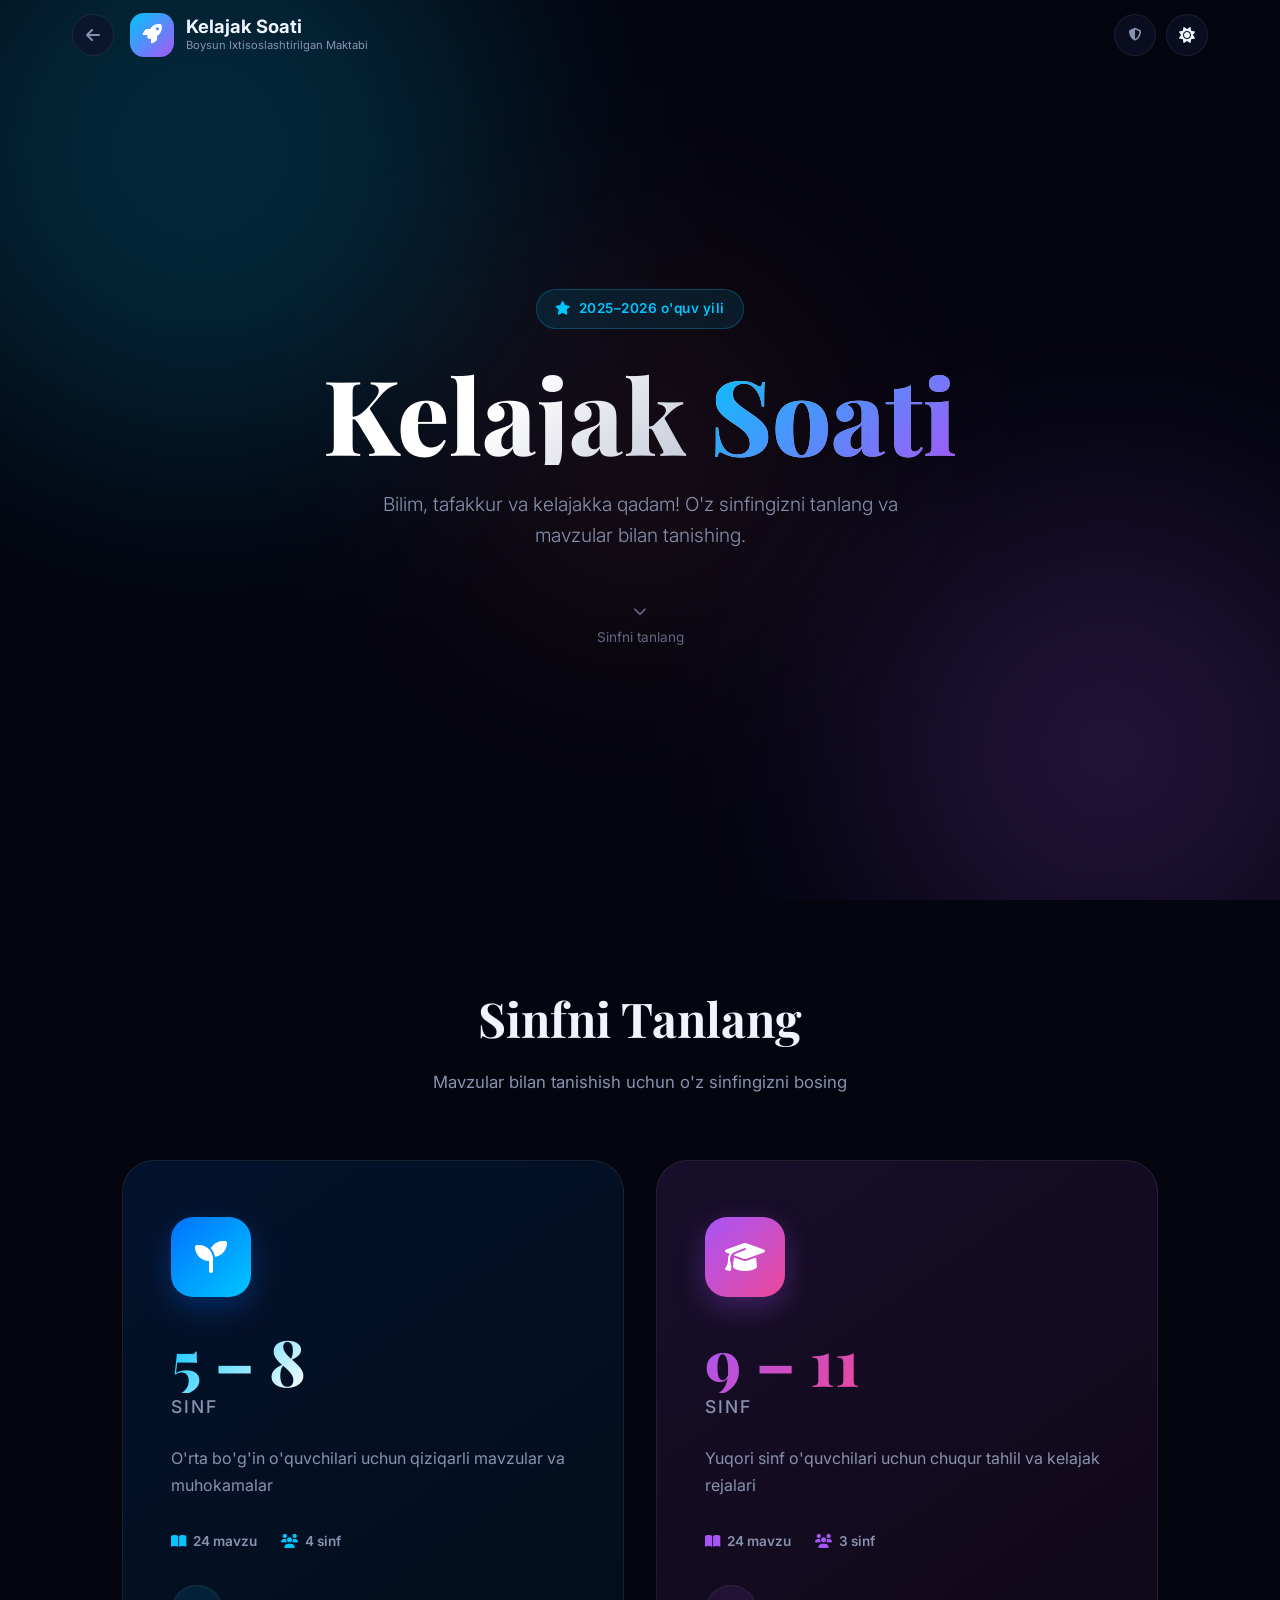
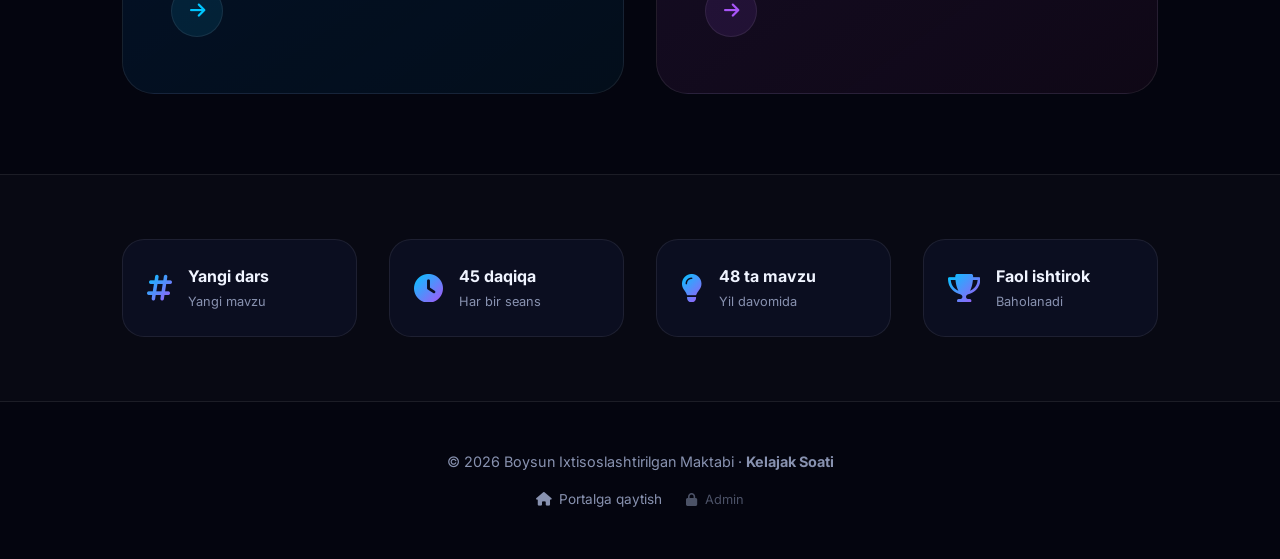
<file: index.html>
<!DOCTYPE html>
<html lang="uz">

<head>
    <meta charset="UTF-8">
    <meta name="viewport" content="width=device-width, initial-scale=1.0">
    <title>Kelajak Soati — Boysun IM</title>
    <meta name="description" content="Kelajak Soati — o'quvchilar uchun ufq kengaytiruvchi darslar va muhokamalar">
    <link rel="preconnect" href="https://fonts.googleapis.com">
    <link rel="preconnect" href="https://fonts.gstatic.com" crossorigin>
    <link
        href="https://fonts.googleapis.com/css2?family=Inter:wght@300;400;500;600;700;800;900&family=Playfair+Display:wght@600;700;800&display=swap"
        rel="stylesheet">
    <link rel="stylesheet" href="https://cdnjs.cloudflare.com/ajax/libs/font-awesome/6.4.0/css/all.min.css">
    <link rel="icon" type="image/png" href="../favicon.png">
    <link rel="stylesheet" href="style.css">
</head>

<body>

    <!-- Animated Background -->
    <div class="bg-orbs">
        <div class="orb orb-1"></div>
        <div class="orb orb-2"></div>
        <div class="orb orb-3"></div>
    </div>

    <!-- Header -->
    <header class="header" id="header">
        <div class="header-inner">
            <a href="../portal.html" class="back-btn" title="Orqaga">
                <i class="fas fa-arrow-left"></i>
            </a>
            <div class="logo">
                <div class="logo-icon">
                    <i class="fas fa-rocket"></i>
                </div>
                <div>
                    <span class="logo-title">Kelajak Soati</span>
                    <span class="logo-sub">Boysun Ixtisoslashtirilgan Maktabi</span>
                </div>
            </div>
            <div style="display:flex;align-items:center;gap:.6rem">
                <a href="admin-login.html" class="theme-btn" title="Admin panel"
                    style="font-size:.8rem;text-decoration:none;color:var(--text-muted)">
                    <i class="fas fa-shield-alt"></i>
                </a>
                <button class="theme-btn" id="themeBtn" aria-label="Mavzuni o'zgartirish">
                    <i class="fas fa-sun"></i>
                </button>
            </div>
        </div>
    </header>

    <!-- Hero -->
    <section class="hero">
        <div class="hero-content">
            <div class="hero-badge">
                <i class="fas fa-star"></i>
                <span>2025–2026 o'quv yili</span>
            </div>
            <h1>Kelajak <span class="accent">Soati</span></h1>
            <p>Bilim, tafakkur va kelajakka qadam! O'z sinfingizni tanlang va mavzular bilan tanishing.</p>

            <div class="scroll-hint">
                <i class="fas fa-chevron-down"></i>
                <span>Sinfni tanlang</span>
            </div>
        </div>
    </section>

    <!-- Grade Selection -->
    <section class="grade-section" id="sectionTanlash">
        <div class="container">
            <div class="section-header">
                <h2>Sinfni Tanlang</h2>
                <p>Mavzular bilan tanishish uchun o'z sinfingizni bosing</p>
            </div>

            <div class="grade-grid">
                <!-- 5-8 sinf karta -->
                <a href="mavzular-5-8.html" class="grade-card card-junior" id="card58">
                    <div class="card-glow"></div>
                    <div class="card-particles">
                        <span></span><span></span><span></span><span></span><span></span>
                    </div>
                    <div class="card-inner">
                        <div class="grade-badge">
                            <i class="fas fa-seedling"></i>
                        </div>
                        <div class="grade-label">5 – 8</div>
                        <div class="grade-text">sinf</div>
                        <p class="grade-desc">O'rta bo'g'in o'quvchilari uchun qiziqarli mavzular va muhokamalar</p>
                        <div class="card-stats">
                            <span><i class="fas fa-book-open"></i> 24 mavzu</span>
                            <span><i class="fas fa-users"></i> 4 sinf</span>
                        </div>
                        <div class="card-arrow">
                            <i class="fas fa-arrow-right"></i>
                        </div>
                    </div>
                </a>

                <!-- 9-11 sinf karta -->
                <a href="mavzular-9-11.html" class="grade-card card-senior" id="card911">
                    <div class="card-glow"></div>
                    <div class="card-particles">
                        <span></span><span></span><span></span><span></span><span></span>
                    </div>
                    <div class="card-inner">
                        <div class="grade-badge">
                            <i class="fas fa-graduation-cap"></i>
                        </div>
                        <div class="grade-label">9 – 11</div>
                        <div class="grade-text">sinf</div>
                        <p class="grade-desc">Yuqori sinf o'quvchilari uchun chuqur tahlil va kelajak rejalari</p>
                        <div class="card-stats">
                            <span><i class="fas fa-book-open"></i> 24 mavzu</span>
                            <span><i class="fas fa-users"></i> 3 sinf</span>
                        </div>
                        <div class="card-arrow">
                            <i class="fas fa-arrow-right"></i>
                        </div>
                    </div>
                </a>
            </div>
        </div>
    </section>

    <!-- Info Strip -->
    <section class="info-strip">
        <div class="container">
            <div class="info-grid">
                <div class="info-item">
                    <i class="fas fa-hashtag"></i>
                    <div>
                        <strong>Yangi dars</strong>
                        <span>Yangi mavzu</span>
                    </div>
                </div>
                <div class="info-item">
                    <i class="fas fa-clock"></i>
                    <div>
                        <strong>45 daqiqa</strong>
                        <span>Har bir seans</span>
                    </div>
                </div>
                <div class="info-item">
                    <i class="fas fa-lightbulb"></i>
                    <div>
                        <strong>48 ta mavzu</strong>
                        <span>Yil davomida</span>
                    </div>
                </div>
                <div class="info-item">
                    <i class="fas fa-trophy"></i>
                    <div>
                        <strong>Faol ishtirok</strong>
                        <span>Baholanadi</span>
                    </div>
                </div>
            </div>
        </div>
    </section>

    <!-- Footer -->
    <footer class="footer">
        <p>© 2026 Boysun Ixtisoslashtirilgan Maktabi · <strong>Kelajak Soati</strong></p>
        <div style="display:flex;gap:1.5rem;align-items:center;flex-wrap:wrap;justify-content:center">
            <a href="../portal.html"><i class="fas fa-home"></i> Portalga qaytish</a>
            <a href="admin-login.html"
                style="color:var(--text-muted);font-size:.8rem;opacity:.55;transition:opacity .3s"
                onmouseover="this.style.opacity=1" onmouseout="this.style.opacity=.55">
                <i class="fas fa-lock"></i> Admin
            </a>
        </div>
    </footer>

    <script>
        // Theme toggle
        const themeBtn = document.getElementById('themeBtn');
        const body = document.body;
        const icon = themeBtn.querySelector('i');

        const saved = localStorage.getItem('ks_theme');
        if (saved === 'light') {
            body.classList.add('light-mode');
            icon.className = 'fas fa-moon';
        }

        themeBtn.addEventListener('click', () => {
            body.classList.toggle('light-mode');
            const isLight = body.classList.contains('light-mode');
            icon.className = isLight ? 'fas fa-moon' : 'fas fa-sun';
            localStorage.setItem('ks_theme', isLight ? 'light' : 'dark');
            icon.style.transform = 'rotate(360deg)';
            setTimeout(() => icon.style.transform = '', 400);
        });

        // Scroll header effect
        window.addEventListener('scroll', () => {
            const header = document.getElementById('header');
            header.classList.toggle('scrolled', window.scrollY > 30);
        });

        // Card entrance animation on scroll
        const observer = new IntersectionObserver((entries) => {
            entries.forEach(entry => {
                if (entry.isIntersecting) {
                    entry.target.classList.add('visible');
                }
            });
        }, { threshold: 0.15 });

        document.querySelectorAll('.grade-card, .info-item').forEach(el => observer.observe(el));

        // Scroll hint click
        document.querySelector('.scroll-hint')?.addEventListener('click', () => {
            document.getElementById('sectionTanlash').scrollIntoView({ behavior: 'smooth' });
        });
    </script>

</body>

</html>
</file>
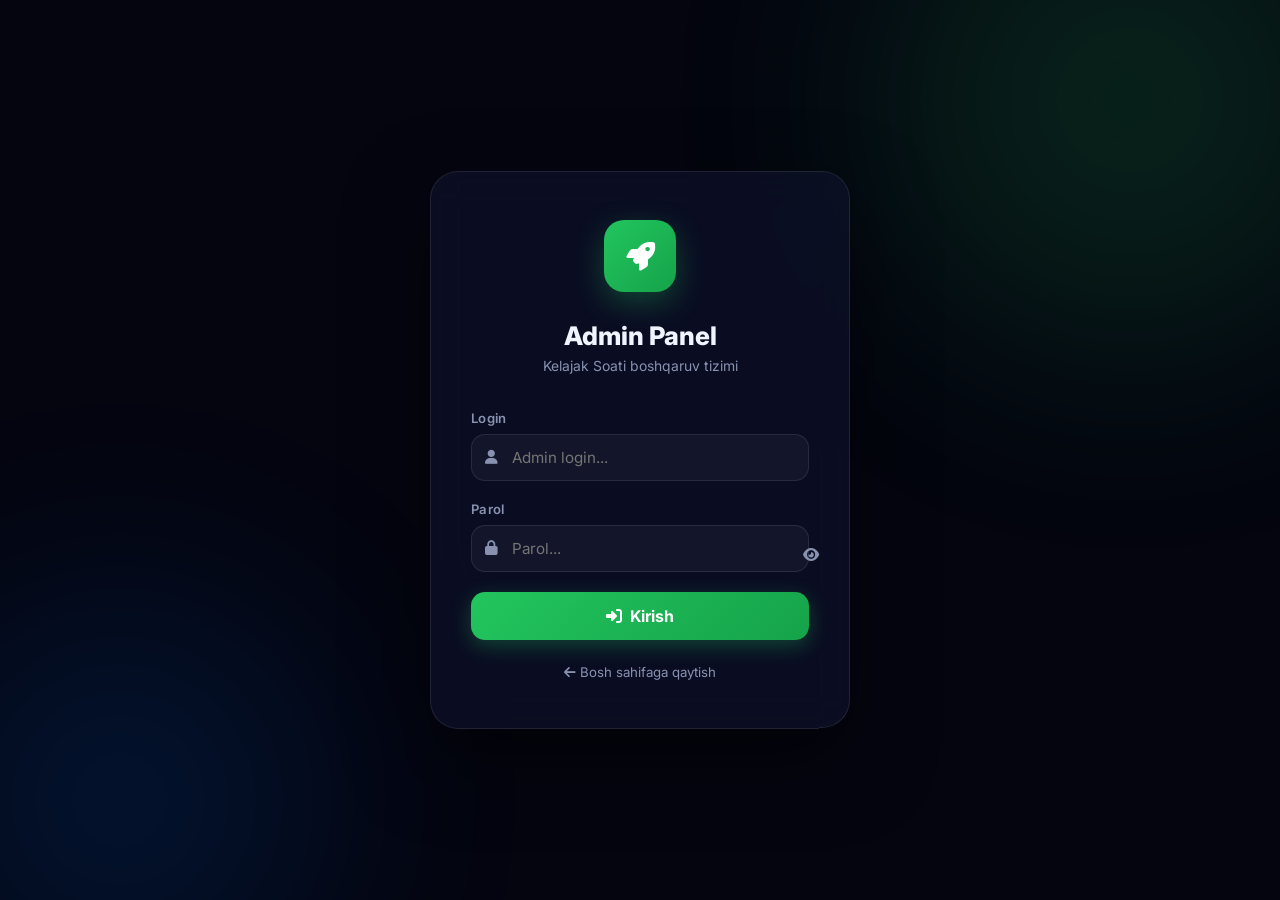
<file: admin-login.html>
<!DOCTYPE html>
<html lang="uz">

<head>
    <meta charset="UTF-8">
    <meta name="viewport" content="width=device-width, initial-scale=1.0">
    <title>Admin Login — Kelajak Soati</title>
    <link rel="preconnect" href="https://fonts.googleapis.com">
    <link rel="preconnect" href="https://fonts.gstatic.com" crossorigin>
    <link href="https://fonts.googleapis.com/css2?family=Inter:wght@400;500;600;700;800&display=swap" rel="stylesheet">
    <link rel="stylesheet" href="https://cdnjs.cloudflare.com/ajax/libs/font-awesome/6.4.0/css/all.min.css">
    <link rel="icon" type="image/png" href="../favicon.png">
    <style>
        :root {
            --bg: #04050f;
            --glass: rgba(15, 18, 40, 0.7);
            --border: rgba(255, 255, 255, 0.09);
            --text: #f0f4ff;
            --muted: #8892b0;
            --green: #22c55e;
            --green-glow: rgba(34, 197, 94, 0.3);
            --red: #ef4444;
            --font: 'Inter', sans-serif;
        }

        *,
        *::before,
        *::after {
            margin: 0;
            padding: 0;
            box-sizing: border-box;
        }

        body {
            background: var(--bg);
            color: var(--text);
            font-family: var(--font);
            min-height: 100vh;
            display: flex;
            align-items: center;
            justify-content: center;
            overflow: hidden;
        }

        /* Orbs */
        .orb {
            position: fixed;
            border-radius: 50%;
            filter: blur(120px);
            opacity: 0.15;
            pointer-events: none;
        }

        .orb-1 {
            width: 500px;
            height: 500px;
            background: #22c55e;
            top: -150px;
            right: -100px;
        }

        .orb-2 {
            width: 400px;
            height: 400px;
            background: #0072ff;
            bottom: -100px;
            left: -80px;
        }

        /* Card */
        .login-card {
            background: var(--glass);
            backdrop-filter: blur(24px) saturate(160%);
            border: 1px solid var(--border);
            border-radius: 28px;
            padding: 3rem 2.5rem;
            width: 100%;
            max-width: 420px;
            position: relative;
            z-index: 1;
            box-shadow: 0 30px 80px rgba(0, 0, 0, 0.5);
            animation: cardIn .5s cubic-bezier(.2, .8, .2, 1) both;
        }

        @keyframes cardIn {
            from {
                opacity: 0;
                transform: translateY(30px) scale(.97);
            }

            to {
                opacity: 1;
                transform: translateY(0) scale(1);
            }
        }

        .card-icon {
            width: 72px;
            height: 72px;
            border-radius: 20px;
            background: linear-gradient(135deg, #22c55e, #16a34a);
            display: grid;
            place-items: center;
            font-size: 1.8rem;
            color: #fff;
            margin: 0 auto 1.75rem;
            box-shadow: 0 10px 30px var(--green-glow);
        }

        h1 {
            text-align: center;
            font-size: 1.6rem;
            font-weight: 800;
            margin-bottom: 0.4rem;
        }

        .subtitle {
            text-align: center;
            color: var(--muted);
            font-size: 0.87rem;
            margin-bottom: 2.25rem;
        }

        .field {
            margin-bottom: 1.25rem;
        }

        .field label {
            display: block;
            font-size: 0.82rem;
            font-weight: 600;
            color: var(--muted);
            margin-bottom: 0.5rem;
            letter-spacing: 0.3px;
        }

        .input-wrap {
            position: relative;
            display: flex;
            align-items: center;
        }

        .input-wrap i {
            position: absolute;
            left: 14px;
            color: var(--muted);
            font-size: 0.9rem;
        }

        .input-wrap input {
            width: 100%;
            padding: 13px 14px 13px 40px;
            border-radius: 14px;
            border: 1px solid var(--border);
            background: rgba(255, 255, 255, 0.04);
            color: var(--text);
            font-family: var(--font);
            font-size: 0.95rem;
            outline: none;
            transition: border-color .3s, box-shadow .3s;
        }

        .input-wrap input:focus {
            border-color: var(--green);
            box-shadow: 0 0 0 3px rgba(34, 197, 94, .12);
        }

        .toggle-pass {
            position: absolute;
            right: 12px;
            background: none;
            border: none;
            color: var(--muted);
            cursor: pointer;
            padding: 4px;
            transition: color .2s;
        }

        .toggle-pass:hover {
            color: var(--text);
        }

        .login-btn {
            width: 100%;
            padding: 14px;
            border-radius: 14px;
            border: none;
            background: linear-gradient(135deg, #22c55e, #16a34a);
            color: #fff;
            font-family: var(--font);
            font-size: 1rem;
            font-weight: 700;
            cursor: pointer;
            margin-top: 0.5rem;
            transition: all .3s ease;
            box-shadow: 0 6px 20px var(--green-glow);
            display: flex;
            align-items: center;
            justify-content: center;
            gap: 8px;
        }

        .login-btn:hover {
            transform: translateY(-2px);
            box-shadow: 0 10px 30px var(--green-glow);
        }

        .login-btn:active {
            transform: translateY(0);
        }

        .login-btn.loading {
            opacity: .7;
            pointer-events: none;
        }

        .error-msg {
            background: rgba(239, 68, 68, .12);
            border: 1px solid rgba(239, 68, 68, .25);
            color: #fca5a5;
            border-radius: 12px;
            padding: 10px 14px;
            font-size: 0.85rem;
            display: none;
            align-items: center;
            gap: 8px;
            margin-bottom: 1rem;
        }

        .error-msg.show {
            display: flex;
        }

        .back-link {
            display: block;
            text-align: center;
            margin-top: 1.5rem;
            color: var(--muted);
            font-size: 0.83rem;
            transition: color .2s;
        }

        .back-link:hover {
            color: var(--text);
        }

        a {
            text-decoration: none;
        }
    </style>
</head>

<body>
    <div class="orb orb-1"></div>
    <div class="orb orb-2"></div>

    <div class="login-card">
        <div class="card-icon"><i class="fas fa-rocket"></i></div>
        <h1>Admin Panel</h1>
        <p class="subtitle">Kelajak Soati boshqаruv tizimi</p>

        <div class="error-msg" id="errorMsg">
            <i class="fas fa-exclamation-circle"></i>
            <span id="errorText">Login yoki parol noto'g'ri</span>
        </div>

        <form id="loginForm" autocomplete="off">
            <div class="field">
                <label for="loginInput">Login</label>
                <div class="input-wrap">
                    <i class="fas fa-user"></i>
                    <input type="text" id="loginInput" placeholder="Admin login..." autocomplete="username" required>
                </div>
            </div>
            <div class="field">
                <label for="passInput">Parol</label>
                <div class="input-wrap">
                    <i class="fas fa-lock"></i>
                    <input type="password" id="passInput" placeholder="Parol..." autocomplete="current-password"
                        required>
                    <button type="button" class="toggle-pass" id="togglePass">
                        <i class="fas fa-eye"></i>
                    </button>
                </div>
            </div>
            <button type="submit" class="login-btn" id="loginBtn">
                <i class="fas fa-sign-in-alt"></i> Kirish
            </button>
        </form>

        <a href="index.html" class="back-link">
            <i class="fas fa-arrow-left"></i> Bosh sahifaga qaytish
        </a>
    </div>

    <script>
        const API = 'api.php';
        const TOKEN_KEY = 'ks_admin_token';

        // Agar allaqachon kirgan bo'lsa, admin ga o'tkazamiz
        if (localStorage.getItem(TOKEN_KEY)) {
            window.location.href = 'admin.html';
        }

        // Parolni ko'rsatish/yashirish
        document.getElementById('togglePass').addEventListener('click', function () {
            const inp = document.getElementById('passInput');
            const icon = this.querySelector('i');
            if (inp.type === 'password') {
                inp.type = 'text';
                icon.className = 'fas fa-eye-slash';
            } else {
                inp.type = 'password';
                icon.className = 'fas fa-eye';
            }
        });

        // Login form
        document.getElementById('loginForm').addEventListener('submit', async function (e) {
            e.preventDefault();
            const btn = document.getElementById('loginBtn');
            const errDiv = document.getElementById('errorMsg');
            const errText = document.getElementById('errorText');

            const login = document.getElementById('loginInput').value.trim();
            const password = document.getElementById('passInput').value;

            btn.classList.add('loading');
            btn.innerHTML = '<i class="fas fa-spinner fa-spin"></i> Tekshirilmoqda...';
            errDiv.classList.remove('show');

            try {
                // Server orqali
                const res = await fetch(`${API}?action=login`, {
                    method: 'POST',
                    headers: { 'Content-Type': 'application/json' },
                    body: JSON.stringify({ login, password })
                });
                const data = await res.json();

                if (res.ok && data.success && data.data?.token) {
                    localStorage.setItem(TOKEN_KEY, data.data.token);
                    window.location.href = 'admin.html';
                    return;
                }
                throw new Error(data.error || 'Noto\'g\'ri ma\'lumotlar');

            } catch (err) {
                // Server ishlamayotgan bo'lsa lokal tekshirish
                if (login === 'boysunkelajak06' && password === 'boysun2026') {
                    localStorage.setItem(TOKEN_KEY, 'local_admin_' + Date.now());
                    window.location.href = 'admin.html';
                    return;
                }
                errText.textContent = 'Login yoki parol noto\'g\'ri!';
                errDiv.classList.add('show');
                btn.classList.remove('loading');
                btn.innerHTML = '<i class="fas fa-sign-in-alt"></i> Kirish';

                // Silkitish animatsiyasi
                document.querySelector('.login-card').style.animation = 'none';
                document.querySelector('.login-card').style.transform = 'translateX(-8px)';
                setTimeout(() => document.querySelector('.login-card').style.transform = '', 300);
            }
        });
    </script>
</body>

</html>
</file>
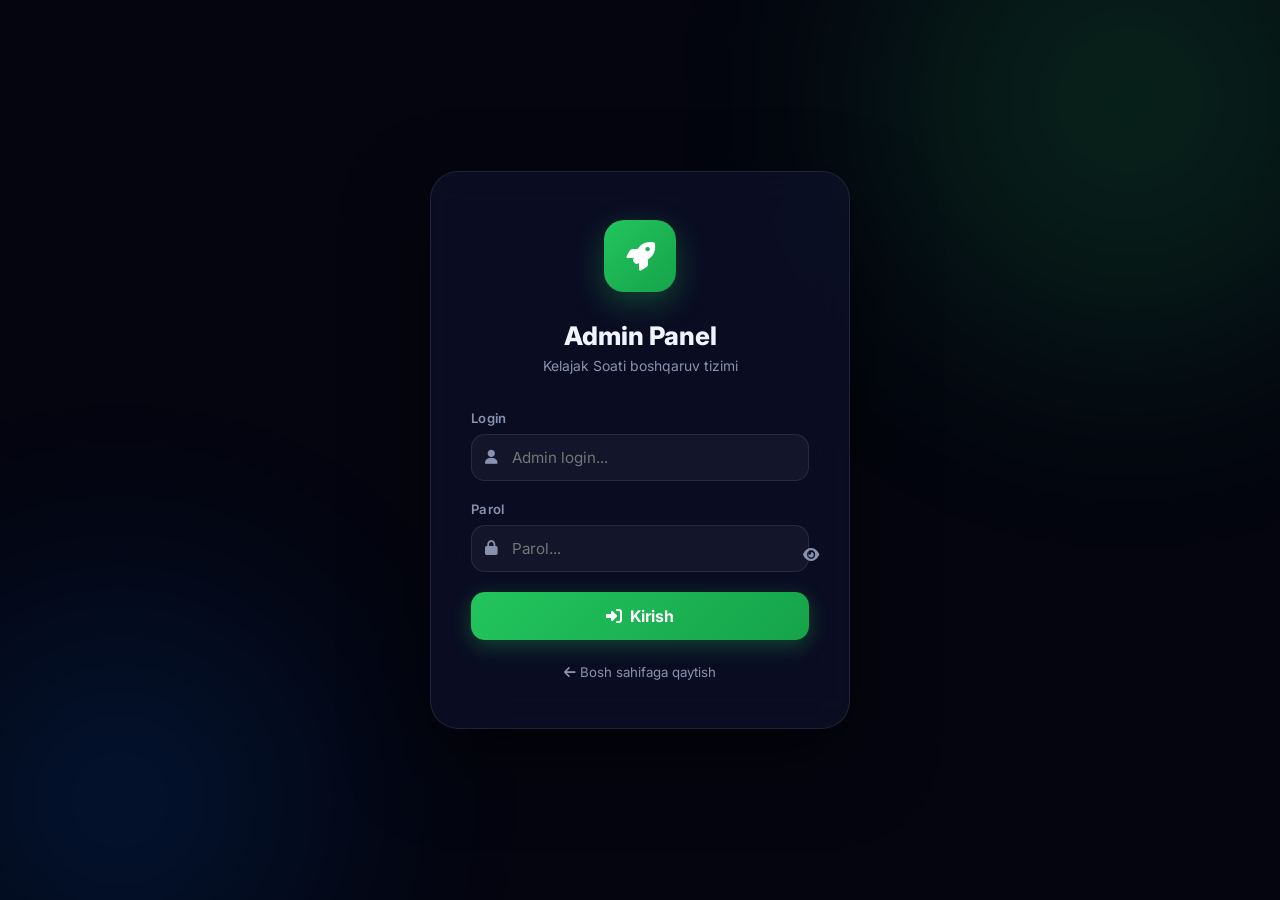
<file: admin.html>
<!DOCTYPE html>
<html lang="uz">

<head>
    <meta charset="UTF-8">
    <meta name="viewport" content="width=device-width, initial-scale=1.0">
    <title>Admin Panel — Kelajak Soati</title>
    <link rel="preconnect" href="https://fonts.googleapis.com">
    <link rel="preconnect" href="https://fonts.gstatic.com" crossorigin>
    <link href="https://fonts.googleapis.com/css2?family=Inter:wght@300;400;500;600;700;800&display=swap"
        rel="stylesheet">
    <link rel="stylesheet" href="https://cdnjs.cloudflare.com/ajax/libs/font-awesome/6.4.0/css/all.min.css">
    <link rel="icon" type="image/png" href="../favicon.png">
    <style>
        :root {
            --bg: #04050f;
            --surface: #0b0d1e;
            --glass: rgba(15, 18, 40, .65);
            --border: rgba(255, 255, 255, .08);
            --border-h: rgba(255, 255, 255, .18);
            --text: #f0f4ff;
            --muted: #8892b0;
            --dim: #4a5568;
            --green: #22c55e;
            --green2: #16a34a;
            --green-g: rgba(34, 197, 94, .25);
            --blue: #0072ff;
            --blue-g: rgba(0, 114, 255, .25);
            --red: #ef4444;
            --red-g: rgba(239, 68, 68, .2);
            --yellow: #f59e0b;
            --radius: 16px;
            --font: 'Inter', sans-serif;
        }

        *,
        *::before,
        *::after {
            margin: 0;
            padding: 0;
            box-sizing: border-box
        }

        html {
            scroll-behavior: smooth
        }

        body {
            background: var(--bg);
            color: var(--text);
            font-family: var(--font);
            min-height: 100vh;
            display: flex;
            overflow-x: hidden
        }

        /* ===== SIDEBAR ===== */
        .sidebar {
            width: 260px;
            min-height: 100vh;
            background: var(--surface);
            border-right: 1px solid var(--border);
            display: flex;
            flex-direction: column;
            position: fixed;
            top: 0;
            left: 0;
            bottom: 0;
            z-index: 100;
            transition: transform .3s ease;
        }

        .sidebar-logo {
            padding: 1.75rem 1.5rem 1.25rem;
            border-bottom: 1px solid var(--border);
            display: flex;
            align-items: center;
            gap: 12px;
        }

        .logo-mark {
            width: 42px;
            height: 42px;
            border-radius: 12px;
            background: linear-gradient(135deg, var(--green), var(--green2));
            display: grid;
            place-items: center;
            font-size: 1.1rem;
            color: #fff;
            flex-shrink: 0;
            box-shadow: 0 6px 18px var(--green-g);
        }

        .logo-text {
            font-size: .95rem;
            font-weight: 700;
            line-height: 1.2;
        }

        .logo-text small {
            display: block;
            font-size: .7rem;
            color: var(--muted);
            font-weight: 400;
        }

        .sidebar-nav {
            padding: 1rem 0.75rem;
            flex: 1;
        }

        .nav-section {
            font-size: .65rem;
            font-weight: 700;
            color: var(--dim);
            letter-spacing: 1.5px;
            text-transform: uppercase;
            padding: 1rem .75rem .4rem;
        }

        .nav-item {
            display: flex;
            align-items: center;
            gap: 10px;
            padding: 10px 12px;
            border-radius: 12px;
            font-size: .9rem;
            font-weight: 500;
            color: var(--muted);
            cursor: pointer;
            transition: all .25s ease;
            border: none;
            background: none;
            width: 100%;
            text-align: left;
        }

        .nav-item i {
            width: 18px;
            text-align: center;
            font-size: .95rem;
        }

        .nav-item:hover {
            background: rgba(255, 255, 255, .05);
            color: var(--text);
        }

        .nav-item.active {
            background: rgba(34, 197, 94, .12);
            color: var(--green);
        }

        .nav-item.active i {
            color: var(--green);
        }

        .sidebar-footer {
            padding: 1rem .75rem 1.5rem;
            border-top: 1px solid var(--border);
        }

        .user-chip {
            display: flex;
            align-items: center;
            gap: 10px;
            padding: .75rem 1rem;
            border-radius: 12px;
            background: rgba(255, 255, 255, .03);
            margin-bottom: .75rem;
        }

        .user-avatar {
            width: 36px;
            height: 36px;
            border-radius: 50%;
            background: linear-gradient(135deg, var(--green), var(--blue));
            display: grid;
            place-items: center;
            font-size: .85rem;
            color: #fff;
            flex-shrink: 0;
        }

        .user-name {
            font-size: .82rem;
            font-weight: 600;
        }

        .user-role {
            font-size: .7rem;
            color: var(--muted);
        }

        .logout-btn {
            display: flex;
            align-items: center;
            gap: 8px;
            padding: 9px 12px;
            border-radius: 10px;
            background: rgba(239, 68, 68, .1);
            border: 1px solid rgba(239, 68, 68, .2);
            color: var(--red);
            font-family: var(--font);
            font-size: .85rem;
            font-weight: 600;
            cursor: pointer;
            width: 100%;
            transition: all .25s;
        }

        .logout-btn:hover {
            background: rgba(239, 68, 68, .2);
        }

        /* ===== MAIN ===== */
        .main {
            margin-left: 260px;
            flex: 1;
            display: flex;
            flex-direction: column;
            min-height: 100vh;
        }

        .topbar {
            height: 65px;
            border-bottom: 1px solid var(--border);
            display: flex;
            align-items: center;
            justify-content: space-between;
            padding: 0 2rem;
            background: rgba(4, 5, 15, .8);
            backdrop-filter: blur(12px);
            position: sticky;
            top: 0;
            z-index: 50;
        }

        .topbar-title {
            font-size: 1.05rem;
            font-weight: 700;
        }

        .topbar-right {
            display: flex;
            align-items: center;
            gap: 1rem;
        }

        .grade-tabs {
            display: flex;
            gap: .5rem;
        }

        .grade-tab {
            padding: 6px 16px;
            border-radius: 50px;
            font-size: .82rem;
            font-weight: 600;
            border: 1px solid var(--border);
            background: none;
            color: var(--muted);
            cursor: pointer;
            transition: all .25s;
            font-family: var(--font);
        }

        .grade-tab.active {
            background: var(--green);
            color: #fff;
            border-color: transparent;
            box-shadow: 0 4px 12px var(--green-g);
        }

        .content {
            padding: 2rem;
            flex: 1;
        }

        /* ===== STATS ===== */
        .stats-row {
            display: grid;
            grid-template-columns: repeat(4, 1fr);
            gap: 1rem;
            margin-bottom: 2rem;
        }

        .stat-card {
            background: var(--glass);
            border: 1px solid var(--border);
            border-radius: var(--radius);
            padding: 1.25rem 1.5rem;
            backdrop-filter: blur(10px);
        }

        .stat-label {
            font-size: .75rem;
            color: var(--muted);
            text-transform: uppercase;
            letter-spacing: .5px;
            margin-bottom: .4rem;
        }

        .stat-num {
            font-size: 2rem;
            font-weight: 800;
            font-family: 'Inter', sans-serif;
        }

        .stat-card:nth-child(1) .stat-num {
            color: var(--green);
        }

        .stat-card:nth-child(2) .stat-num {
            color: var(--blue);
        }

        .stat-card:nth-child(3) .stat-num {
            color: var(--yellow);
        }

        .stat-card:nth-child(4) .stat-num {
            color: #a855f7;
        }

        /* ===== PANEL SECTIONS ===== */
        .panel {
            display: none;
        }

        .panel.active {
            display: block;
        }

        /* ===== TABLE ===== */
        .section-header {
            display: flex;
            align-items: center;
            justify-content: space-between;
            margin-bottom: 1.25rem;
        }

        .section-header h2 {
            font-size: 1.1rem;
            font-weight: 700;
        }

        .add-btn {
            display: inline-flex;
            align-items: center;
            gap: 8px;
            padding: 9px 20px;
            border-radius: 10px;
            background: linear-gradient(135deg, var(--green), var(--green2));
            color: #fff;
            font-family: var(--font);
            font-size: .85rem;
            font-weight: 700;
            border: none;
            cursor: pointer;
            transition: all .3s;
            box-shadow: 0 4px 12px var(--green-g);
        }

        .add-btn:hover {
            transform: translateY(-2px);
            box-shadow: 0 8px 20px var(--green-g);
        }

        .table-wrap {
            background: var(--glass);
            border: 1px solid var(--border);
            border-radius: var(--radius);
            overflow: hidden;
            backdrop-filter: blur(10px);
        }

        table {
            width: 100%;
            border-collapse: collapse;
        }

        thead {
            background: rgba(255, 255, 255, .03);
        }

        th {
            text-align: left;
            padding: 12px 16px;
            font-size: .75rem;
            font-weight: 700;
            color: var(--muted);
            text-transform: uppercase;
            letter-spacing: .5px;
            border-bottom: 1px solid var(--border);
        }

        td {
            padding: 13px 16px;
            border-bottom: 1px solid var(--border);
            font-size: .88rem;
        }

        tr:last-child td {
            border-bottom: none;
        }

        tr:hover td {
            background: rgba(255, 255, 255, .02);
        }

        .badge-hafta {
            display: inline-flex;
            align-items: center;
            gap: 5px;
            background: rgba(34, 197, 94, .12);
            color: var(--green);
            border-radius: 50px;
            padding: 3px 10px;
            font-size: .75rem;
            font-weight: 700;
        }

        .topic-title-cell {
            font-weight: 600;
            max-width: 220px;
        }

        .topic-qisqa-cell {
            color: var(--muted);
            font-size: .8rem;
            max-width: 280px;
            overflow: hidden;
            text-overflow: ellipsis;
            white-space: nowrap;
        }

        .action-btns {
            display: flex;
            gap: .5rem;
        }

        .btn-icon {
            width: 34px;
            height: 34px;
            border-radius: 9px;
            border: none;
            display: grid;
            place-items: center;
            cursor: pointer;
            font-size: .85rem;
            transition: all .25s;
        }

        .btn-edit {
            background: rgba(0, 114, 255, .12);
            color: var(--blue);
        }

        .btn-edit:hover {
            background: var(--blue);
            color: #fff;
        }

        .btn-del {
            background: rgba(239, 68, 68, .1);
            color: var(--red);
        }

        .btn-del:hover {
            background: var(--red);
            color: #fff;
        }

        .empty-row td {
            text-align: center;
            padding: 3rem;
            color: var(--muted);
        }

        /* ===== LOGS TABLE ===== */
        .log-entry {
            display: flex;
            align-items: flex-start;
            gap: 1rem;
            padding: 12px 16px;
            border-bottom: 1px solid var(--border);
        }

        .log-entry:last-child {
            border-bottom: none;
        }

        .log-icon {
            width: 34px;
            height: 34px;
            border-radius: 10px;
            display: grid;
            place-items: center;
            font-size: .85rem;
            flex-shrink: 0;
            margin-top: 2px;
        }

        .log-icon.add {
            background: rgba(34, 197, 94, .15);
            color: var(--green);
        }

        .log-icon.edit {
            background: rgba(0, 114, 255, .12);
            color: var(--blue);
        }

        .log-icon.del {
            background: rgba(239, 68, 68, .1);
            color: var(--red);
        }

        .log-icon.login {
            background: rgba(168, 85, 247, .12);
            color: #a855f7;
        }

        .log-body {
            flex: 1;
        }

        .log-msg {
            font-size: .87rem;
            font-weight: 500;
        }

        .log-time {
            font-size: .72rem;
            color: var(--muted);
            margin-top: 2px;
        }

        .log-grade-badge {
            font-size: .7rem;
            font-weight: 700;
            padding: 2px 8px;
            border-radius: 50px;
            background: rgba(34, 197, 94, .1);
            color: var(--green);
            flex-shrink: 0;
        }

        /* ===== MODAL ===== */
        .modal-overlay {
            position: fixed;
            inset: 0;
            background: rgba(0, 0, 0, .6);
            backdrop-filter: blur(8px);
            z-index: 1000;
            display: flex;
            align-items: center;
            justify-content: center;
            padding: 1rem;
            opacity: 0;
            pointer-events: none;
            transition: opacity .3s;
        }

        .modal-overlay.open {
            opacity: 1;
            pointer-events: all;
        }

        .modal {
            background: #0d0f20;
            border: 1px solid var(--border-h);
            border-radius: 24px;
            padding: 2rem;
            width: 100%;
            max-width: 580px;
            max-height: 90vh;
            overflow-y: auto;
            box-shadow: 0 40px 100px rgba(0, 0, 0, .6);
            transform: scale(.95) translateY(20px);
            transition: transform .3s ease;
        }

        .modal-overlay.open .modal {
            transform: scale(1) translateY(0);
        }

        .modal-header {
            display: flex;
            align-items: center;
            justify-content: space-between;
            margin-bottom: 1.75rem;
        }

        .modal-title {
            font-size: 1.15rem;
            font-weight: 800;
        }

        .modal-close {
            width: 36px;
            height: 36px;
            border-radius: 50%;
            border: 1px solid var(--border);
            background: none;
            color: var(--muted);
            cursor: pointer;
            font-size: 1rem;
            display: grid;
            place-items: center;
            transition: all .25s;
        }

        .modal-close:hover {
            background: var(--red);
            color: #fff;
            border-color: transparent;
        }

        .form-row {
            display: grid;
            grid-template-columns: 1fr 1fr;
            gap: 1rem;
        }

        .form-group {
            margin-bottom: 1.1rem;
        }

        .form-group label {
            display: block;
            font-size: .78rem;
            font-weight: 600;
            color: var(--muted);
            margin-bottom: .45rem;
            letter-spacing: .3px;
        }

        .form-group input,
        .form-group select,
        .form-group textarea {
            width: 100%;
            padding: 11px 14px;
            border-radius: 12px;
            border: 1px solid var(--border);
            background: rgba(255, 255, 255, .04);
            color: var(--text);
            font-family: var(--font);
            font-size: .9rem;
            outline: none;
            transition: border-color .3s, box-shadow .3s;
        }

        .form-group textarea {
            resize: vertical;
            min-height: 100px;
        }

        .form-group input:focus,
        .form-group select:focus,
        .form-group textarea:focus {
            border-color: var(--green);
            box-shadow: 0 0 0 3px rgba(34, 197, 94, .1);
        }

        .form-group select option {
            background: #0d0f20;
        }

        .color-row {
            display: flex;
            align-items: center;
            gap: .75rem;
        }

        .color-row input[type=color] {
            width: 44px;
            height: 44px;
            border-radius: 10px;
            padding: 2px;
            border: 1px solid var(--border);
            cursor: pointer;
        }

        .color-presets {
            display: flex;
            gap: .4rem;
            flex-wrap: wrap;
        }

        .cp {
            width: 28px;
            height: 28px;
            border-radius: 8px;
            border: none;
            cursor: pointer;
            transition: transform .2s;
        }

        .cp:hover {
            transform: scale(1.2);
        }

        .modal-footer {
            display: flex;
            gap: .75rem;
            margin-top: 1.5rem;
            justify-content: flex-end;
        }

        .btn-cancel {
            padding: 10px 22px;
            border-radius: 10px;
            border: 1px solid var(--border);
            background: none;
            color: var(--muted);
            font-family: var(--font);
            font-size: .88rem;
            font-weight: 600;
            cursor: pointer;
            transition: all .25s;
        }

        .btn-cancel:hover {
            border-color: var(--border-h);
            color: var(--text);
        }

        .btn-save {
            padding: 10px 28px;
            border-radius: 10px;
            border: none;
            background: linear-gradient(135deg, var(--green), var(--green2));
            color: #fff;
            font-family: var(--font);
            font-size: .88rem;
            font-weight: 700;
            cursor: pointer;
            transition: all .3s;
            box-shadow: 0 4px 12px var(--green-g);
        }

        .btn-save:hover {
            transform: translateY(-1px);
            box-shadow: 0 8px 20px var(--green-g);
        }

        /* ===== CONFIRM ===== */
        .confirm-box {
            position: fixed;
            inset: 0;
            background: rgba(0, 0, 0, .7);
            backdrop-filter: blur(8px);
            z-index: 2000;
            display: none;
            align-items: center;
            justify-content: center;
            padding: 1rem;
        }

        .confirm-box.open {
            display: flex;
        }

        .confirm-card {
            background: #0d0f20;
            border: 1px solid rgba(239, 68, 68, .3);
            border-radius: 20px;
            padding: 2rem;
            max-width: 360px;
            width: 100%;
            text-align: center;
            box-shadow: 0 30px 60px rgba(0, 0, 0, .5);
        }

        .confirm-card .conf-icon {
            width: 60px;
            height: 60px;
            border-radius: 50%;
            background: rgba(239, 68, 68, .1);
            color: var(--red);
            font-size: 1.5rem;
            display: grid;
            place-items: center;
            margin: 0 auto 1rem;
        }

        .confirm-card h3 {
            font-size: 1.1rem;
            margin-bottom: .5rem;
        }

        .confirm-card p {
            color: var(--muted);
            font-size: .88rem;
            margin-bottom: 1.5rem;
        }

        .confirm-btns {
            display: flex;
            gap: .75rem;
            justify-content: center;
        }

        .btn-no {
            padding: 9px 22px;
            border-radius: 10px;
            border: 1px solid var(--border);
            background: none;
            color: var(--muted);
            cursor: pointer;
            font-family: var(--font);
            font-size: .85rem;
            font-weight: 600;
            transition: all .25s;
        }

        .btn-no:hover {
            border-color: var(--border-h);
            color: var(--text);
        }

        .btn-yes {
            padding: 9px 22px;
            border-radius: 10px;
            border: none;
            background: var(--red);
            color: #fff;
            cursor: pointer;
            font-family: var(--font);
            font-size: .85rem;
            font-weight: 700;
            transition: all .25s;
        }

        .btn-yes:hover {
            background: #dc2626;
        }

        /* ===== TOAST ===== */
        .toast {
            position: fixed;
            bottom: 2rem;
            right: 2rem;
            padding: 12px 20px;
            border-radius: 14px;
            font-size: .88rem;
            font-weight: 600;
            color: #fff;
            display: flex;
            align-items: center;
            gap: 10px;
            box-shadow: 0 10px 30px rgba(0, 0, 0, .3);
            z-index: 9999;
            transform: translateX(120%);
            transition: transform .35s cubic-bezier(.2, .8, .2, 1);
        }

        .toast.show {
            transform: translateX(0);
        }

        .toast.success {
            background: linear-gradient(135deg, var(--green), var(--green2));
        }

        .toast.error {
            background: linear-gradient(135deg, #ef4444, #dc2626);
        }

        .toast.info {
            background: linear-gradient(135deg, #0072ff, #0050cc);
        }

        /* ===== RESPONSIVE ===== */
        @media(max-width:900px) {
            .sidebar {
                transform: translateX(-100%);
            }

            .sidebar.open {
                transform: translateX(0);
            }

            .main {
                margin-left: 0;
            }

            .stats-row {
                grid-template-columns: 1fr 1fr;
            }
        }

        @media(max-width:600px) {
            .form-row {
                grid-template-columns: 1fr;
            }

            .stats-row {
                grid-template-columns: 1fr 1fr;
                gap: .75rem;
            }
        }
    </style>
</head>

<body>

    <!-- SIDEBAR -->
    <aside class="sidebar" id="sidebar">
        <div class="sidebar-logo">
            <div class="logo-mark"><i class="fas fa-rocket"></i></div>
            <div class="logo-text">Kelajak Soati<small>Admin Panel</small></div>
        </div>

        <nav class="sidebar-nav">
            <div class="nav-section">Asosiy</div>
            <button class="nav-item active" data-panel="topics" id="navTopics">
                <i class="fas fa-book-open"></i> Mavzular
            </button>
            <button class="nav-item" data-panel="logs" id="navLogs">
                <i class="fas fa-history"></i> Loglar
            </button>

            <div class="nav-section">Ko'rish</div>
            <button class="nav-item" onclick="window.open('mavzular-5-8.html','_blank')">
                <i class="fas fa-seedling"></i> 5–8 sinf
            </button>
            <button class="nav-item" onclick="window.open('mavzular-9-11.html','_blank')">
                <i class="fas fa-graduation-cap"></i> 9–11 sinf
            </button>
        </nav>

        <div class="sidebar-footer">
            <div class="user-chip">
                <div class="user-avatar"><i class="fas fa-user-shield"></i></div>
                <div>
                    <div class="user-name">Administrator</div>
                    <div class="user-role">Kelajak Soati Admin</div>
                </div>
            </div>
            <button class="logout-btn" id="logoutBtn">
                <i class="fas fa-sign-out-alt"></i> Chiqish
            </button>
        </div>
    </aside>

    <!-- MAIN -->
    <div class="main">
        <!-- Topbar -->
        <div class="topbar">
            <div style="display:flex;align-items:center;gap:1rem">
                <button id="menuToggle"
                    style="display:none;background:none;border:none;color:var(--text);font-size:1.2rem;cursor:pointer;padding:4px">
                    <i class="fas fa-bars"></i>
                </button>
                <span class="topbar-title" id="topbarTitle">Mavzular</span>
            </div>
            <div class="topbar-right">
                <div class="grade-tabs">
                    <button class="grade-tab active" data-grade="5-8" id="tab58">5–8 sinf</button>
                    <button class="grade-tab" data-grade="9-11" id="tab911">9–11 sinf</button>
                </div>
            </div>
        </div>

        <div class="content">

            <!-- Stats -->
            <div class="stats-row" id="statsRow">
                <div class="stat-card">
                    <div class="stat-label">5–8 mavzular</div>
                    <div class="stat-num" id="s58">—</div>
                </div>
                <div class="stat-card">
                    <div class="stat-label">9–11 mavzular</div>
                    <div class="stat-num" id="s911">—</div>
                </div>
                <div class="stat-card">
                    <div class="stat-label">Jami mavzu</div>
                    <div class="stat-num" id="sTotal">—</div>
                </div>
                <div class="stat-card">
                    <div class="stat-label">Loglar</div>
                    <div class="stat-num" id="sLogs">0</div>
                </div>
            </div>

            <!-- TOPICS PANEL -->
            <div class="panel active" id="panelTopics">
                <div class="section-header">
                    <h2 id="tableTitle">5–8 sinf mavzulari</h2>
                    <button class="add-btn" id="addBtn">
                        <i class="fas fa-plus"></i> Yangi mavzu
                    </button>
                </div>
                <div class="table-wrap">
                    <table>
                        <thead>
                            <tr>
                                <th>№ Mavzu</th>
                                <th>Mavzu nomi</th>
                                <th>Qisqa ma'lumot</th>
                                <th>Sana</th>
                                <th>Rang</th>
                                <th style="text-align:center">Amallar</th>
                            </tr>
                        </thead>
                        <tbody id="topicsBody"></tbody>
                    </table>
                </div>
            </div>

            <!-- LOGS PANEL -->
            <div class="panel" id="panelLogs">
                <div class="section-header">
                    <h2>Amallar tarixi (Loglar)</h2>
                    <button class="add-btn"
                        style="background:rgba(239,68,68,.15);color:var(--red);box-shadow:none;border:1px solid rgba(239,68,68,.2)"
                        onclick="clearLogs()">
                        <i class="fas fa-trash"></i> Tozalash
                    </button>
                </div>
                <div class="table-wrap" id="logsWrap">
                    <div style="text-align:center;padding:3rem;color:var(--muted)">
                        <i class="fas fa-history"
                            style="font-size:2rem;opacity:.3;margin-bottom:1rem;display:block"></i>
                        Hozircha loglar yo'q
                    </div>
                </div>
            </div>

        </div>
    </div>

    <!-- ADD/EDIT MODAL -->
    <div class="modal-overlay" id="modalOverlay">
        <div class="modal">
            <div class="modal-header">
                <span class="modal-title" id="modalTitle">Yangi mavzu qo'shish</span>
                <button class="modal-close" id="modalClose"><i class="fas fa-times"></i></button>
            </div>
            <form id="topicForm">
                <input type="hidden" id="editId" value="">
                <div class="form-row">
                    <div class="form-group">
                        <label>Mavzu raqami *</label>
                        <input type="number" id="fHafta" min="1" max="500" placeholder="1" required>
                    </div>
                    <div class="form-group">
                        <label>Sana *</label>
                        <input type="date" id="fDate" required>
                    </div>
                </div>
                <div class="form-group">
                    <label>Mavzu nomi *</label>
                    <input type="text" id="fTitle" placeholder="Mavzu sarlavhasi..." required>
                </div>
                <div class="form-group">
                    <label>Qisqa tavsif *</label>
                    <input type="text" id="fQisqa" placeholder="Qisqacha ma'lumot..." required>
                </div>
                <div class="form-group">
                    <label>To'liq matn (Markdown qo'llaniladi)</label>
                    <textarea id="fContent" rows="8"
                        placeholder="## Sarlavha&#10;&#10;Matn...&#10;&#10;- ro'yhat&#10;- elementi"></textarea>
                </div>
                <div class="form-group">
                    <label>Rang</label>
                    <div class="color-row">
                        <input type="color" id="fRang" value="#00c6ff">
                        <div class="color-presets">
                            <button type="button" class="cp" style="background:#00c6ff"
                                onclick="setColor('#00c6ff')"></button>
                            <button type="button" class="cp" style="background:#0072ff"
                                onclick="setColor('#0072ff')"></button>
                            <button type="button" class="cp" style="background:#a855f7"
                                onclick="setColor('#a855f7')"></button>
                            <button type="button" class="cp" style="background:#ec4899"
                                onclick="setColor('#ec4899')"></button>
                            <button type="button" class="cp" style="background:#22c55e"
                                onclick="setColor('#22c55e')"></button>
                            <button type="button" class="cp" style="background:#f59e0b"
                                onclick="setColor('#f59e0b')"></button>
                            <button type="button" class="cp" style="background:#ef4444"
                                onclick="setColor('#ef4444')"></button>
                        </div>
                    </div>
                </div>
            </form>
            <div class="modal-footer">
                <button class="btn-cancel" id="cancelBtn">Bekor qilish</button>
                <button class="btn-save" id="saveBtn"><i class="fas fa-save"></i> Saqlash</button>
            </div>
        </div>
    </div>

    <!-- DELETE CONFIRM -->
    <div class="confirm-box" id="confirmBox">
        <div class="confirm-card">
            <div class="conf-icon"><i class="fas fa-trash-alt"></i></div>
            <h3>Mavzuni o'chirish</h3>
            <p id="confirmMsg">Bu mavzuni o'chirmoqchimisiz? Amal qaytarib bo'lmaydi.</p>
            <div class="confirm-btns">
                <button class="btn-no" id="confirmNo">Bekor</button>
                <button class="btn-yes" id="confirmYes">O'chirish</button>
            </div>
        </div>
    </div>

    <!-- TOAST -->
    <div class="toast" id="toast"></div>

    <script>
        const API = 'api.php';
        const TOKEN_KEY = 'ks_admin_token';
        const LOGS_KEY = 'ks_admin_logs';

        let allData = { '5-8': [], '9-11': [] };
        let currentGrade = '5-8';
        let editingId = null;
        let deleteTarget = null;

        // ---- Auth check ----
        const token = localStorage.getItem(TOKEN_KEY);
        if (!token) window.location.href = 'admin-login.html';

        function authHeaders() {
            return { 'Content-Type': 'application/json', 'X-Admin-Token': token };
        }

        // ---- Logs ----
        function getLogs() {
            try { return JSON.parse(localStorage.getItem(LOGS_KEY) || '[]'); } catch { return []; }
        }
        function addLog(type, msg, grade = '') {
            const logs = getLogs();
            logs.unshift({ type, msg, grade, time: new Date().toISOString() });
            if (logs.length > 100) logs.pop();
            localStorage.setItem(LOGS_KEY, JSON.stringify(logs));
            document.getElementById('sLogs').textContent = Math.min(logs.length, 100);
            renderLogs();
        }
        function clearLogs() {
            localStorage.removeItem(LOGS_KEY);
            document.getElementById('sLogs').textContent = '0';
            renderLogs();
            showToast('Loglar tozalandi', 'info');
        }
        function renderLogs() {
            const logs = getLogs();
            const wrap = document.getElementById('logsWrap');
            if (!logs.length) {
                wrap.innerHTML = `<div style="text-align:center;padding:3rem;color:var(--muted)">
            <i class="fas fa-history" style="font-size:2rem;opacity:.3;margin-bottom:1rem;display:block"></i>
            Hozircha loglar yo'q</div>`;
                return;
            }
            const typeMap = {
                add: { icon: 'fa-plus', cls: 'add', label: 'Qo\'shildi' },
                edit: { icon: 'fa-pen', cls: 'edit', label: 'Tahrirlandi' },
                del: { icon: 'fa-trash', cls: 'del', label: 'O\'chirildi' },
                login: { icon: 'fa-sign-in-alt', cls: 'login', label: 'Kirish' },
            };
            wrap.innerHTML = logs.map(l => {
                const t = typeMap[l.type] || typeMap.login;
                const time = new Date(l.time).toLocaleString('uz-UZ');
                return `<div class="log-entry">
            <div class="log-icon ${t.cls}"><i class="fas ${t.icon}"></i></div>
            <div class="log-body">
                <div class="log-msg">${l.msg}</div>
                <div class="log-time"><i class="fas fa-clock" style="margin-right:4px"></i>${time}</div>
            </div>
            ${l.grade ? `<span class="log-grade-badge">${l.grade}</span>` : ''}
        </div>`;
            }).join('');
        }

        // ---- Data ----
        async function loadData() {
            try {
                const res = await fetch(`${API}?action=get`, { headers: authHeaders(), cache: 'no-cache' });
                if (res.ok) {
                    const j = await res.json();
                    if (j.success) { allData = j.data; localStorage.setItem('ks_data', JSON.stringify(j.data)); }
                }
            } catch {
                const cached = localStorage.getItem('ks_data');
                if (cached) allData = JSON.parse(cached);
            }
            updateStats();
            renderTable();
        }

        async function saveToServer(action, payload) {
            try {
                const res = await fetch(`${API}?action=${action}`, {
                    method: 'POST',
                    headers: authHeaders(),
                    body: JSON.stringify(payload)
                });
                const j = await res.json();
                if (j.success) return { ok: true, data: j.data };
                return { ok: false, error: j.error };
            } catch {
                return { ok: false, error: 'Server bilan bog\'lanib bo\'lmadi' };
            }
        }

        function saveLocal() {
            localStorage.setItem('ks_data', JSON.stringify(allData));
        }

        function updateStats() {
            const c58 = allData['5-8'].length;
            const c911 = allData['9-11'].length;
            document.getElementById('s58').textContent = c58;
            document.getElementById('s911').textContent = c911;
            document.getElementById('sTotal').textContent = c58 + c911;
            document.getElementById('sLogs').textContent = Math.min(getLogs().length, 100);
        }

        // ---- Table render ----
        function renderTable() {
            const body = document.getElementById('topicsBody');
            const topics = [...(allData[currentGrade] || [])].sort((a, b) => (a.hafta || 0) - (b.hafta || 0));
            document.getElementById('tableTitle').textContent =
                `${currentGrade} sinf mavzulari (${topics.length} ta)`;

            if (!topics.length) {
                body.innerHTML = `<tr><td colspan="6" class="empty-row">
            <i class="fas fa-inbox" style="font-size:2rem;opacity:.3;margin-bottom:.75rem;display:block"></i>
            Hozircha mavzu yo'q. "Yangi mavzu" tugmasini bosing.</td></tr>`;
                return;
            }

            body.innerHTML = topics.map(t => `
    <tr>
        <td><span class="badge-hafta"><i class="fas fa-hashtag"></i> ${t.hafta}</span></td>
        <td class="topic-title-cell">${esc(t.title)}</td>
        <td class="topic-qisqa-cell" title="${esc(t.qisqa)}">${esc(t.qisqa)}</td>
        <td style="color:var(--muted);font-size:.8rem">${t.date}</td>
        <td><span style="display:inline-flex;align-items:center;gap:6px">
            <span style="display:inline-block;width:18px;height:18px;border-radius:6px;background:${t.rang}"></span>
            <span style="font-size:.75rem;color:var(--muted)">${t.rang}</span>
        </span></td>
        <td>
            <div class="action-btns" style="justify-content:center">
                <button class="btn-icon btn-edit" onclick="openEdit(${t.id})" title="Tahrirlash">
                    <i class="fas fa-pen"></i>
                </button>
                <button class="btn-icon btn-del" onclick="askDelete(${t.id},'${esc(t.title)}')" title="O'chirish">
                    <i class="fas fa-trash"></i>
                </button>
            </div>
        </td>
    </tr>`).join('');
        }

        function esc(s) {
            return String(s || '').replace(/&/g, '&amp;').replace(/</g, '&lt;').replace(/>/g, '&gt;').replace(/"/g, '&quot;');
        }

        // ---- Modal ----
        function openAdd() {
            editingId = null;
            document.getElementById('modalTitle').textContent = 'Yangi mavzu qo\'shish';
            document.getElementById('editId').value = '';
            document.getElementById('fHafta').value = (allData[currentGrade].length || 0) + 1;
            document.getElementById('fDate').value = new Date().toISOString().slice(0, 10);
            document.getElementById('fTitle').value = '';
            document.getElementById('fQisqa').value = '';
            document.getElementById('fContent').value = '';
            document.getElementById('fRang').value = '#00c6ff';
            document.getElementById('modalOverlay').classList.add('open');
            setTimeout(() => document.getElementById('fTitle').focus(), 200);
        }

        function openEdit(id) {
            const t = allData[currentGrade].find(x => x.id === id);
            if (!t) return;
            editingId = id;
            document.getElementById('modalTitle').textContent = 'Mavzuni tahrirlash';
            document.getElementById('editId').value = id;
            document.getElementById('fHafta').value = t.hafta;
            document.getElementById('fDate').value = t.date;
            document.getElementById('fTitle').value = t.title;
            document.getElementById('fQisqa').value = t.qisqa;
            document.getElementById('fContent').value = t.content || '';
            document.getElementById('fRang').value = t.rang || '#00c6ff';
            document.getElementById('modalOverlay').classList.add('open');
            setTimeout(() => document.getElementById('fTitle').focus(), 200);
        }

        function closeModal() {
            document.getElementById('modalOverlay').classList.remove('open');
        }

        function setColor(c) { document.getElementById('fRang').value = c; }
        window.setColor = setColor;

        // ---- Save ----
        document.getElementById('saveBtn').addEventListener('click', async () => {
            const title = document.getElementById('fTitle').value.trim();
            const qisqa = document.getElementById('fQisqa').value.trim();
            const hafta = parseInt(document.getElementById('fHafta').value) || 1;
            const date = document.getElementById('fDate').value;
            const content = document.getElementById('fContent').value.trim();
            const rang = document.getElementById('fRang').value;

            if (!title || !qisqa || !date) {
                showToast('Iltimos, barcha majburiy maydonlarni to\'ldiring!', 'error'); return;
            }

            const btn = document.getElementById('saveBtn');
            btn.innerHTML = '<i class="fas fa-spinner fa-spin"></i> Saqlanmoqda...';
            btn.disabled = true;

            if (editingId) {
                // TAHRIRLASH
                const payload = { grade: currentGrade, id: editingId, hafta, title, qisqa, content, date, rang };
                const res = await saveToServer('update', payload);

                const idx = allData[currentGrade].findIndex(x => x.id === editingId);
                if (idx !== -1) {
                    allData[currentGrade][idx] = { ...allData[currentGrade][idx], hafta, title, qisqa, content, date, rang };
                }
                saveLocal();
                addLog('edit', `"${title}" tahrirlandi`, currentGrade + ' sinf');
                showToast(res.ok ? 'Mavzu serverga saqlandi ✓' : 'Lokal saqlandi (server offline)', res.ok ? 'success' : 'info');

            } else {
                // QOSHISH
                const newId = allData[currentGrade].length
                    ? Math.max(...allData[currentGrade].map(x => x.id)) + 1 : 1;
                const newTopic = { id: newId, hafta, title, qisqa, content, date, rang };

                const payload = { grade: currentGrade, ...newTopic };
                const res = await saveToServer('add', payload);

                if (res.ok && res.data?.id) newTopic.id = res.data.id;
                allData[currentGrade].push(newTopic);
                saveLocal();
                addLog('add', `"${title}" qo'shildi`, currentGrade + ' sinf');
                showToast(res.ok ? 'Mavzu serverga saqlandi ✓' : 'Lokal saqlandi (server offline)', res.ok ? 'success' : 'info');
            }

            updateStats();
            renderTable();
            closeModal();
            btn.innerHTML = '<i class="fas fa-save"></i> Saqlash';
            btn.disabled = false;
        });

        // ---- Delete ----
        function askDelete(id, title) {
            deleteTarget = id;
            document.getElementById('confirmMsg').textContent = `"${title}" mavzusini o'chirmoqchimisiz?`;
            document.getElementById('confirmBox').classList.add('open');
        }
        window.askDelete = askDelete;

        document.getElementById('confirmYes').addEventListener('click', async () => {
            if (!deleteTarget) return;
            const t = allData[currentGrade].find(x => x.id === deleteTarget);
            const title = t?.title || '';

            const res = await saveToServer('delete', { grade: currentGrade, id: deleteTarget });
            allData[currentGrade] = allData[currentGrade].filter(x => x.id !== deleteTarget);
            saveLocal();
            addLog('del', `"${title}" o'chirildi`, currentGrade + ' sinf');
            showToast(res.ok ? 'Mavzu o\'chirildi ✓' : 'Lokal o\'chirildi', res.ok ? 'success' : 'info');

            updateStats();
            renderTable();
            deleteTarget = null;
            document.getElementById('confirmBox').classList.remove('open');
        });

        document.getElementById('confirmNo').addEventListener('click', () => {
            document.getElementById('confirmBox').classList.remove('open');
            deleteTarget = null;
        });

        // ---- Grade tabs ----
        document.querySelectorAll('.grade-tab').forEach(btn => {
            btn.addEventListener('click', () => {
                document.querySelectorAll('.grade-tab').forEach(b => b.classList.remove('active'));
                btn.classList.add('active');
                currentGrade = btn.dataset.grade;
                renderTable();
            });
        });

        // ---- Nav panels ----
        document.querySelectorAll('.nav-item[data-panel]').forEach(btn => {
            btn.addEventListener('click', () => {
                document.querySelectorAll('.nav-item[data-panel]').forEach(b => b.classList.remove('active'));
                btn.classList.add('active');
                const panel = btn.dataset.panel;
                document.querySelectorAll('.panel').forEach(p => p.classList.remove('active'));
                document.getElementById('panel' + panel.charAt(0).toUpperCase() + panel.slice(1)).classList.add('active');
                document.getElementById('topbarTitle').textContent = btn.textContent.trim();
                if (panel === 'logs') renderLogs();
            });
        });

        // ---- Add button ----
        document.getElementById('addBtn').addEventListener('click', openAdd);
        document.getElementById('modalClose').addEventListener('click', closeModal);
        document.getElementById('cancelBtn').addEventListener('click', closeModal);
        document.getElementById('modalOverlay').addEventListener('click', e => {
            if (e.target === document.getElementById('modalOverlay')) closeModal();
        });
        window.openEdit = openEdit;

        // ---- Logout ----
        document.getElementById('logoutBtn').addEventListener('click', () => {
            addLog('login', 'Admin tizimdan chiqdi');
            localStorage.removeItem(TOKEN_KEY);
            window.location.href = 'admin-login.html';
        });

        // ---- Toast ----
        function showToast(msg, type = 'success') {
            const t = document.getElementById('toast');
            const icons = { success: 'fa-check-circle', error: 'fa-exclamation-circle', info: 'fa-info-circle' };
            t.className = `toast ${type}`;
            t.innerHTML = `<i class="fas ${icons[type] || icons.info}"></i> ${msg}`;
            t.classList.add('show');
            setTimeout(() => t.classList.remove('show'), 3500);
        }

        // ---- Mobile sidebar ----
        const menuToggle = document.getElementById('menuToggle');
        if (window.innerWidth <= 900) menuToggle.style.display = 'block';
        menuToggle.addEventListener('click', () => {
            document.getElementById('sidebar').classList.toggle('open');
        });

        // ---- Init ----
        addLog('login', 'Admin tizimga kirdi');
        loadData();
    </script>
</body>

</html>
</file>
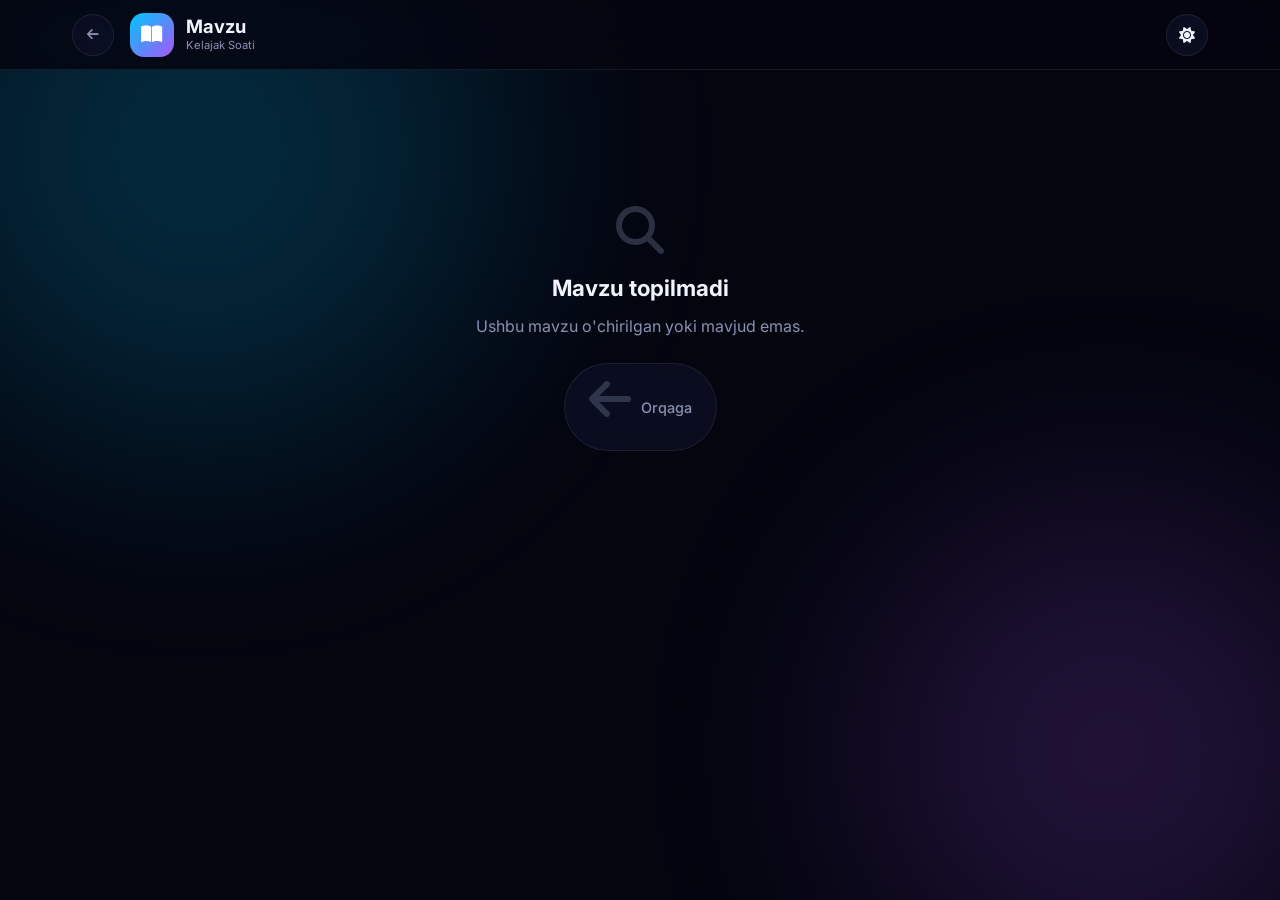
<file: mavzu.html>
<!DOCTYPE html>
<html lang="uz">

<head>
    <meta charset="UTF-8">
    <meta name="viewport" content="width=device-width, initial-scale=1.0">
    <title>Mavzu — Kelajak Soati</title>
    <meta name="description" content="Kelajak Soati mavzu tafsiloti">
    <link rel="preconnect" href="https://fonts.googleapis.com">
    <link rel="preconnect" href="https://fonts.gstatic.com" crossorigin>
    <link
        href="https://fonts.googleapis.com/css2?family=Inter:wght@300;400;500;600;700;800&family=Playfair+Display:wght@600;700;800&display=swap"
        rel="stylesheet">
    <link rel="stylesheet" href="https://cdnjs.cloudflare.com/ajax/libs/font-awesome/6.4.0/css/all.min.css">
    <link rel="icon" type="image/png" href="../favicon.png">
    <link rel="stylesheet" href="style.css">
    <style>
        /* ---- Detail Layout ---- */
        .detail-main {
            min-height: 100vh;
            padding-top: var(--header-h);
        }

        .detail-container {
            max-width: 860px;
            margin: 0 auto;
            padding: 2.5rem 2rem 5rem;
        }

        /* Breadcrumb */
        .breadcrumb {
            display: flex;
            align-items: center;
            gap: 8px;
            font-size: .82rem;
            color: var(--text-muted);
            margin-bottom: 2rem;
            flex-wrap: wrap;
        }

        .breadcrumb a {
            color: var(--text-muted);
            transition: color .2s;
        }

        .breadcrumb a:hover {
            color: var(--text);
        }

        .breadcrumb i {
            font-size: .6rem;
            opacity: .5;
        }

        /* Header */
        .detail-header {
            margin-bottom: 2.5rem;
            padding-bottom: 2rem;
            border-bottom: 1px solid var(--border);
            animation: fadeUp .6s ease both;
        }

        @keyframes fadeUp {
            from {
                opacity: 0;
                transform: translateY(20px);
            }

            to {
                opacity: 1;
                transform: translateY(0);
            }
        }

        .detail-meta {
            display: flex;
            align-items: center;
            gap: .85rem;
            flex-wrap: wrap;
            margin-bottom: 1.25rem;
        }

        .detail-hafta {
            display: inline-flex;
            align-items: center;
            gap: 6px;
            padding: 5px 14px;
            border-radius: 50px;
            font-size: .8rem;
            font-weight: 700;
            letter-spacing: .4px;
        }

        .detail-date {
            color: var(--text-dim);
            font-size: .82rem;
            display: inline-flex;
            align-items: center;
            gap: 5px;
        }

        .detail-grade-badge {
            display: inline-flex;
            align-items: center;
            gap: 6px;
            padding: 5px 14px;
            border-radius: 50px;
            font-size: .78rem;
            font-weight: 600;
            background: rgba(255, 255, 255, .05);
            border: 1px solid var(--border);
            color: var(--text-muted);
        }

        .detail-header h1 {
            font-family: var(--font-heading);
            font-size: clamp(1.7rem, 5vw, 2.6rem);
            font-weight: 800;
            color: var(--text);
            line-height: 1.2;
            margin-bottom: 1rem;
        }

        .detail-qisqa {
            font-size: 1.05rem;
            color: var(--text-muted);
            line-height: 1.7;
            font-weight: 300;
            padding-left: 1rem;
            border-left: 3px solid;
        }

        /* Content Body — Markdown rendered */
        .detail-body {
            background: var(--glass);
            border: 1px solid var(--border);
            border-radius: var(--radius-lg);
            padding: 2.5rem;
            backdrop-filter: blur(12px);
            animation: fadeUp .7s .1s ease both;
        }

        body.light-mode .detail-body {
            background: #fff;
            border-color: #e2e8f0;
        }

        .detail-body h2 {
            font-family: var(--font-heading);
            font-size: 1.45rem;
            color: var(--text);
            margin: 2.5rem 0 .85rem;
            padding-bottom: .5rem;
            border-bottom: 1px solid var(--border);
        }

        .detail-body h2:first-child {
            margin-top: 0;
        }

        .detail-body h3 {
            font-size: 1.05rem;
            font-weight: 700;
            color: var(--text);
            margin: 1.75rem 0 .6rem;
        }

        .detail-body p {
            color: var(--text-muted);
            line-height: 1.85;
            margin-bottom: 1rem;
        }

        .detail-body ul,
        .detail-body ol {
            padding-left: 1.5rem;
            margin-bottom: 1.25rem;
        }

        .detail-body li {
            color: var(--text-muted);
            line-height: 1.8;
            margin-bottom: .3rem;
        }

        .detail-body strong {
            color: var(--text);
            font-weight: 700;
        }

        .detail-body em {
            font-style: italic;
            opacity: .85;
        }

        .detail-body blockquote {
            border-left: 3px solid;
            padding: .75rem 1.25rem;
            border-radius: 0 12px 12px 0;
            margin: 1.5rem 0;
            font-style: italic;
        }

        .detail-body blockquote p {
            margin: 0;
            font-size: 1.02rem;
        }

        .detail-body hr {
            border: none;
            border-top: 1px solid var(--border);
            margin: 2rem 0;
        }

        .detail-body a {
            color: var(--junior);
            text-decoration: underline;
            text-underline-offset: 3px;
            transition: opacity .2s;
        }

        .detail-body a:hover {
            opacity: .75;
        }

        .detail-body code {
            background: rgba(255, 255, 255, .07);
            border-radius: 6px;
            padding: 2px 8px;
            font-size: .88em;
            font-family: monospace;
        }

        /* ---- VIDEO SECTION ---- */
        .videos-section {
            margin-top: 2.5rem;
            animation: fadeUp .8s .2s ease both;
        }

        .videos-title {
            display: flex;
            align-items: center;
            gap: 10px;
            font-size: 1.1rem;
            font-weight: 700;
            color: var(--text);
            margin-bottom: 1.5rem;
        }

        .videos-title i {
            width: 36px;
            height: 36px;
            border-radius: 10px;
            background: linear-gradient(135deg, #ff0000, #cc0000);
            display: grid;
            place-items: center;
            color: #fff;
            font-size: .9rem;
        }

        .videos-grid {
            display: grid;
            grid-template-columns: 1fr 1fr;
            gap: 1.5rem;
        }

        .video-card {
            border-radius: var(--radius-md);
            overflow: hidden;
            border: 1px solid var(--border);
            background: var(--glass);
            backdrop-filter: blur(10px);
            transition: transform .3s ease, box-shadow .3s ease;
        }

        body.light-mode .video-card {
            background: #fff;
            border-color: #e2e8f0;
        }

        .video-card:hover {
            transform: translateY(-4px);
            box-shadow: 0 16px 40px rgba(0, 0, 0, .25);
        }

        .video-label {
            padding: .75rem 1rem;
            font-size: .82rem;
            font-weight: 700;
            color: var(--text-muted);
            display: flex;
            align-items: center;
            gap: 8px;
            border-bottom: 1px solid var(--border);
        }

        body.light-mode .video-label {
            border-color: #e2e8f0;
        }

        .video-label i {
            color: #ff4444;
            font-size: .85rem;
        }

        .video-frame-wrap {
            position: relative;
            padding-top: 56.25%;
            /* 16:9 */
        }

        .video-frame-wrap iframe {
            position: absolute;
            top: 0;
            left: 0;
            width: 100%;
            height: 100%;
            border: none;
        }

        /* ---- Back button ---- */
        .back-to-list {
            display: inline-flex;
            align-items: center;
            gap: 10px;
            margin-top: 2.5rem;
            padding: 11px 24px;
            border-radius: 50px;
            background: var(--glass);
            border: 1px solid var(--border);
            color: var(--text-muted);
            font-size: .9rem;
            font-weight: 500;
            transition: all .3s ease;
            backdrop-filter: blur(10px);
        }

        .back-to-list:hover {
            color: var(--text);
            border-color: var(--border-bright);
            transform: translateX(-4px);
        }

        /* ---- Not found ---- */
        .not-found {
            text-align: center;
            padding: 6rem 2rem;
            color: var(--text-muted);
        }

        .not-found i {
            font-size: 3rem;
            margin-bottom: 1rem;
            opacity: .3;
            display: block;
        }

        .not-found h2 {
            font-size: 1.4rem;
            color: var(--text);
            margin-bottom: .5rem;
        }

        /* ---- Responsive ---- */
        @media (max-width: 700px) {
            .detail-container {
                padding: 1.5rem 1rem 4rem;
            }

            .detail-body {
                padding: 1.75rem 1.25rem;
            }

            .videos-grid {
                grid-template-columns: 1fr;
            }

            .detail-header h1 {
                font-size: 1.5rem;
            }
        }
    </style>
</head>

<body>

    <div class="bg-orbs">
        <div class="orb orb-1"></div>
        <div class="orb orb-2"></div>
    </div>

    <header class="header scrolled" id="header">
        <div class="header-inner">
            <button class="back-btn" id="backBtn" title="Orqaga">
                <i class="fas fa-arrow-left"></i>
            </button>
            <div class="logo" id="headerLogo">
                <div class="logo-icon">
                    <i class="fas fa-book-open"></i>
                </div>
                <div>
                    <span class="logo-title" id="headerTitle">Mavzu</span>
                    <span class="logo-sub">Kelajak Soati</span>
                </div>
            </div>
            <button class="theme-btn" id="themeBtn" aria-label="Mavzuni o'zgartirish">
                <i class="fas fa-sun"></i>
            </button>
        </div>
    </header>

    <main class="detail-main">
        <div class="detail-container" id="detailContainer">
            <div style="text-align:center;padding:5rem 2rem;color:var(--text-muted)">
                <div class="spinner" style="margin:0 auto 1.5rem"></div>
                <p>Yuklanmoqda...</p>
            </div>
        </div>
    </main>

    <style>
        .spinner {
            width: 38px;
            height: 38px;
            border: 3px solid var(--border);
            border-top-color: var(--junior);
            border-radius: 50%;
            animation: spin .8s linear infinite;
        }

        @keyframes spin {
            to {
                transform: rotate(360deg);
            }
        }
    </style>

    <script src="data.js"></script>
    <script>
        // ---- URL params ----
        const params = new URLSearchParams(location.search);
        const GRADE = params.get('grade') || '9-11';
        const ID = parseInt(params.get('id') || '0');
        const BACK = GRADE === '5-8' ? 'mavzular-5-8.html' : 'mavzular-9-11.html';

        // ---- Back button ----
        document.getElementById('backBtn').addEventListener('click', () => {
            history.length > 1 ? history.back() : location.href = BACK;
        });

        // ---- Theme ----
        const themeBtn = document.getElementById('themeBtn');
        const tIcon = themeBtn.querySelector('i');
        if (localStorage.getItem('ks_theme') === 'light') {
            document.body.classList.add('light-mode');
            tIcon.className = 'fas fa-moon';
        }
        themeBtn.addEventListener('click', () => {
            document.body.classList.toggle('light-mode');
            const isLight = document.body.classList.contains('light-mode');
            tIcon.className = isLight ? 'fas fa-moon' : 'fas fa-sun';
            localStorage.setItem('ks_theme', isLight ? 'light' : 'dark');
        });

        // ---- Load data ----
        async function getData() {
            // 0. data.js dan tekshiramiz (file:// uchun)
            if (window.KS_DATA) return window.KS_DATA;

            try {
                const res = await fetch('api.php?action=get', { cache: 'no-cache' });
                if (res.ok) { const j = await res.json(); if (j.success) return j.data; }
            } catch { }
            try {
                const cached = localStorage.getItem('ks_data');
                if (cached) return JSON.parse(cached);
            } catch { }
            try {
                const res = await fetch('data.json', { cache: 'no-cache' });
                if (res.ok) return await res.json();
            } catch { }
            return null;
        }

        // ---- Markdown renderer ----
        function renderMd(md) {
            if (!md) return '';
            let html = md
                // Escape HTML first
                .replace(/&/g, '&amp;').replace(/</g, '&lt;').replace(/>/g, '&gt;')
                // Headings
                .replace(/^### (.+)$/gm, '<h3>$1</h3>')
                .replace(/^## (.+)$/gm, '<h2>$1</h2>')
                .replace(/^# (.+)$/gm, '<h1>$1</h1>')
                // Bold & italic
                .replace(/\*\*\*(.+?)\*\*\*/g, '<strong><em>$1</em></strong>')
                .replace(/\*\*(.+?)\*\*/g, '<strong>$1</strong>')
                .replace(/\*(.+?)\*/g, '<em>$1</em>')
                // Blockquote
                .replace(/^&gt; (.+)$/gm, '<blockquote><p>$1</p></blockquote>')
                // HR
                .replace(/^---$/gm, '<hr>')
                // Ordered list items
                .replace(/^\d+\. (.+)$/gm, '<li class="ol-item">$1</li>')
                // Unordered list items
                .replace(/^[-*] (.+)$/gm, '<li>$1</li>')
                // Links — restore < > around URLs, then make anchors
                .replace(/\[([^\]]+)\]\(([^)]+)\)/g, '<a href="$2" target="_blank" rel="noopener">$1</a>')
                // Code inline
                .replace(/`([^`]+)`/g, '<code>$1</code>')
                // Paragraphs — wrap non-tag lines
                .split('\n');

            // Wrap consecutive <li> in <ul> or <ol>
            let inUl = false, inOl = false;
            html = html.map(line => {
                if (line.startsWith('<li class="ol-item">')) {
                    const item = '<li>' + line.replace('<li class="ol-item">', '').replace('</li>', '') + '</li>';
                    if (!inOl) { inOl = true; return '<ol>' + item; }
                    return item;
                }
                if (inOl) { inOl = false; return '</ol>' + line; }

                if (line.startsWith('<li>') && !line.startsWith('<li class')) {
                    if (!inUl) { inUl = true; return '<ul>' + line; }
                    return line;
                }
                if (inUl) { inUl = false; return '</ul>' + line; }
                return line;
            });
            if (inUl) html.push('</ul>');
            if (inOl) html.push('</ol>');

            // Join and wrap bare text lines in <p>
            return html.join('\n')
                .replace(/\n{2,}/g, '\n')
                .split('\n')
                .map(line => {
                    const trimmed = line.trim();
                    if (!trimmed) return '';
                    if (/^<(h[1-6]|ul|ol|li|blockquote|hr|p)/.test(trimmed)) return trimmed;
                    return `<p>${trimmed}</p>`;
                })
                .join('\n');
        }

        // ---- Sana formatlash ----
        function fmtDate(d) {
            try {
                return new Date(d).toLocaleDateString('uz-UZ', { day: '2-digit', month: 'long', year: 'numeric' });
            } catch { return d; }
        }

        // ---- YouTube embed ----
        function buildVideos(videos, color) {
            if (!videos || !videos.length) return '';
            const cards = videos.map((v, i) => {
                // Ensure origin is handled for file:// protocol
                const origin = window.location.protocol === 'file:' ? '' : `&origin=${encodeURIComponent(location.origin)}`;
                const embedUrl = `https://www.youtube-nocookie.com/embed/${v.id}?rel=0&modestbranding=1${origin}`;

                return `
                <div class="video-card" style="animation-delay:${i * 80}ms">
                    <div class="video-label">
                        <i class="fab fa-youtube"></i>
                        ${v.label || `Video ${i + 1}`}
                    </div>
                    <div class="video-frame-wrap">
                        <iframe
                            src="${embedUrl}"
                            title="${v.label || 'Video'}"
                            allow="accelerometer; autoplay; clipboard-write; encrypted-media; gyroscope; picture-in-picture"
                            allowfullscreen
                            loading="lazy">
                        </iframe>
                    </div>
                </div>`;
            }).join('');

            return `
        <div class="videos-section">
            <div class="videos-title">
                <i class="fab fa-youtube"></i>
                Dars videolari
            </div>
            <div class="videos-grid">
                ${cards}
            </div>
        </div>`;
        }

        // ---- Render page ----
        function renderPage(topic, grade) {
            const color = topic.rang || '#00c6ff';
            const gradeIcon = grade === '5-8' ? 'fa-seedling' : 'fa-graduation-cap';

            // Update header
            document.title = `${topic.title} — Kelajak Soati`;
            document.getElementById('headerTitle').textContent = topic.title.length > 30
                ? topic.title.slice(0, 30) + '…' : topic.title;
            document.querySelector('.logo-icon').style.background =
                `linear-gradient(135deg, ${color}, ${color}cc)`;
            document.querySelector('.logo-icon i').className = `fas ${gradeIcon}`;

            // Build page
            document.getElementById('detailContainer').innerHTML = `
        <!-- Breadcrumb -->
        <nav class="breadcrumb">
            <a href="index.html"><i class="fas fa-rocket"></i> Kelajak Soati</a>
            <i class="fas fa-chevron-right"></i>
            <a href="${BACK}">${grade} sinf</a>
            <i class="fas fa-chevron-right"></i>
            <span>${topic.title}</span>
        </nav>

        <!-- Header -->
        <div class="detail-header">
            <div class="detail-meta">
                <span class="detail-hafta" style="color:${color};background:${color}18;border:1px solid ${color}30">
                    <i class="fas fa-hashtag"></i> ${topic.hafta}-mavzu
                </span>
                <span class="detail-date">
                    <i class="fas fa-clock"></i> ${fmtDate(topic.date)}
                </span>
                <span class="detail-grade-badge">
                    <i class="fas ${gradeIcon}"></i> ${grade} sinf
                </span>
            </div>
            <h1>${topic.title}</h1>
            <p class="detail-qisqa" style="border-color:${color}">${topic.qisqa}</p>
        </div>

        <!-- Content -->
        <div class="detail-body" id="detailBody">
            ${renderMd(topic.content)}
        </div>

        <!-- Back -->
        <a href="${BACK}" class="back-to-list">
            <i class="fas fa-arrow-left"></i> Mavzular ro'yxatiga qaytish
        </a>
        `;
        }

        // ---- Init ----
        (async () => {
            const data = await getData();
            if (!data) {
                document.getElementById('detailContainer').innerHTML = `
            <div class="not-found">
                <i class="fas fa-wifi-slash"></i>
                <h2>Ma'lumotlar yuklanmadi</h2>
                <p>Internet aloqasini tekshiring yoki keyinroq urinib ko'ring.</p>
                <a href="${BACK}" class="back-to-list" style="display:inline-flex;margin-top:1.5rem">
                    <i class="fas fa-arrow-left"></i> Orqaga
                </a>
            </div>`;
                return;
            }

            const topics = data[GRADE] || [];
            const topic = topics.find(t => t.id === ID);

            if (!topic) {
                document.getElementById('detailContainer').innerHTML = `
            <div class="not-found">
                <i class="fas fa-search"></i>
                <h2>Mavzu topilmadi</h2>
                <p>Ushbu mavzu o'chirilgan yoki mavjud emas.</p>
                <a href="${BACK}" class="back-to-list" style="display:inline-flex;margin-top:1.5rem">
                    <i class="fas fa-arrow-left"></i> Orqaga
                </a>
            </div>`;
                return;
            }

            renderPage(topic, GRADE);

            // Video va ijtimoiy tarmoq havolalarini bezash
            document.querySelectorAll('#detailBody a').forEach(link => {
                const url = link.href;
                const isYt = url.includes('youtube.com') || url.includes('youtu.be');
                const isTg = url.includes('t.me');

                if (isYt || isTg) {
                    link.setAttribute('target', '_blank');
                    link.style.fontWeight = '600';

                    if (isYt) {
                        link.innerHTML = `<i class="fab fa-youtube"></i> ` + link.innerHTML;
                        link.style.color = '#ff0000';
                    } else if (isTg) {
                        link.innerHTML = `<i class="fab fa-telegram"></i> ` + link.innerHTML;
                        link.style.color = '#0088cc';
                    }
                }
            });
        })();
    </script>
</body>

</html>
</file>
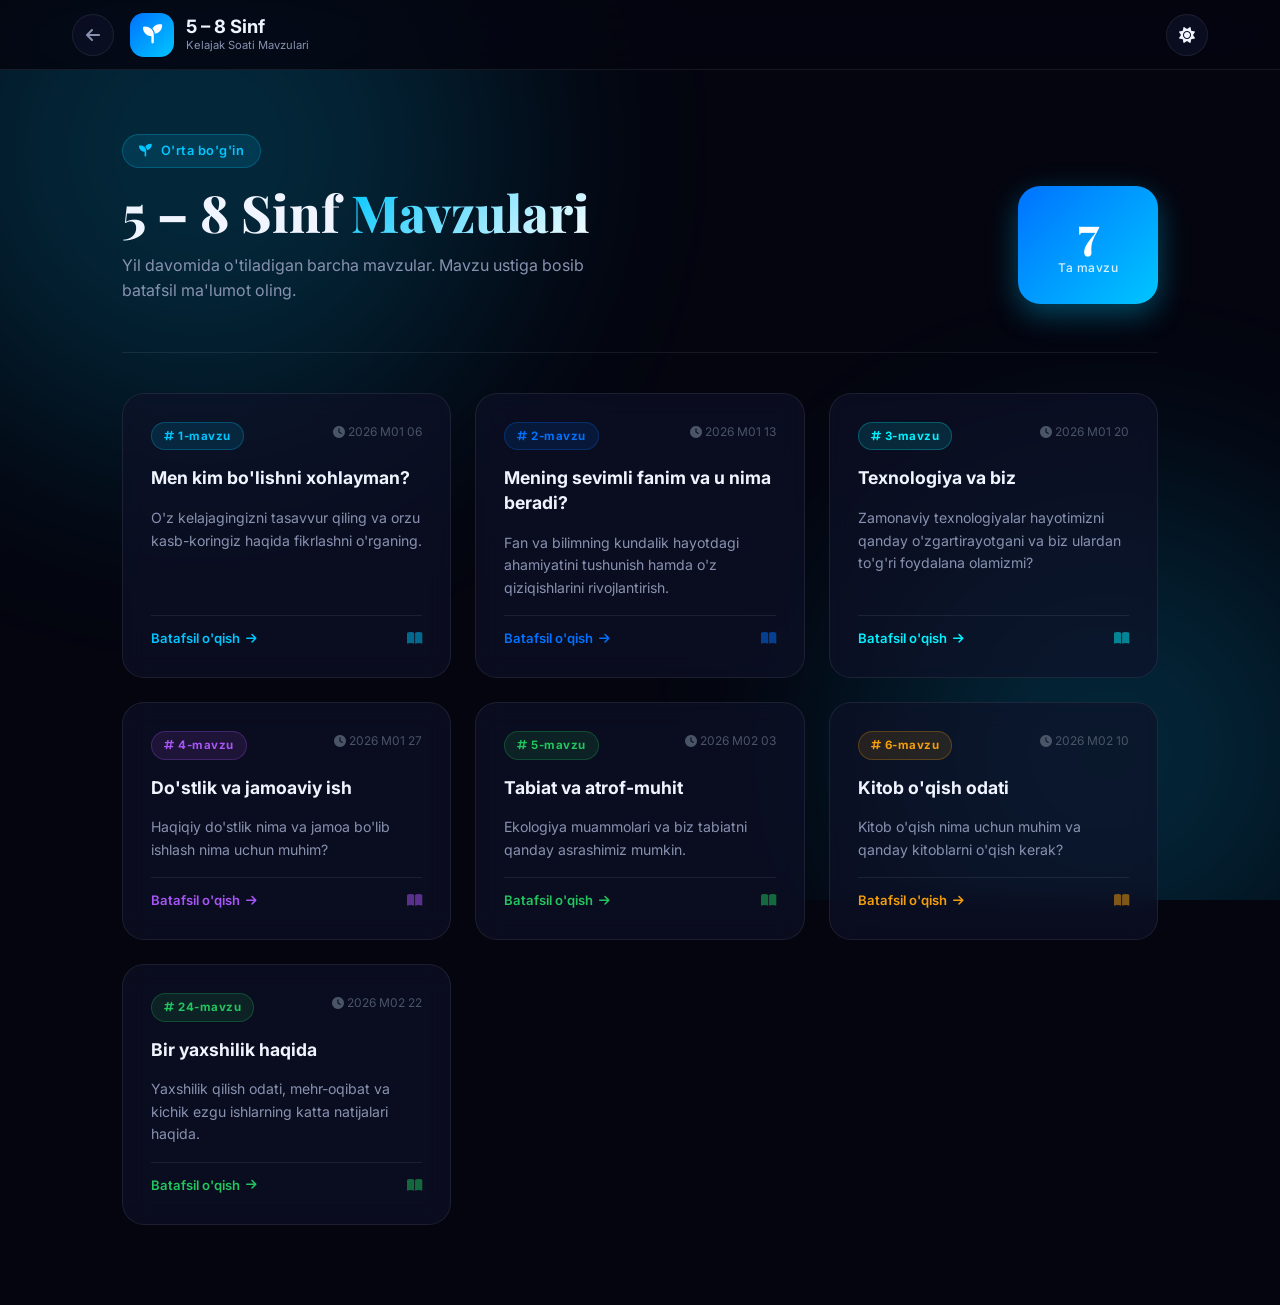
<file: mavzular-5-8.html>
<!DOCTYPE html>
<html lang="uz">

<head>
    <meta charset="UTF-8">
    <meta name="viewport" content="width=device-width, initial-scale=1.0">
    <title>5–8 Sinf Mavzulari — Kelajak Soati</title>
    <meta name="description" content="5-8 sinf o'quvchilari uchun Kelajak Soati mavzulari">
    <link rel="preconnect" href="https://fonts.googleapis.com">
    <link rel="preconnect" href="https://fonts.gstatic.com" crossorigin>
    <link
        href="https://fonts.googleapis.com/css2?family=Inter:wght@300;400;500;600;700;800;900&family=Playfair+Display:wght@600;700;800&display=swap"
        rel="stylesheet">
    <link rel="stylesheet" href="https://cdnjs.cloudflare.com/ajax/libs/font-awesome/6.4.0/css/all.min.css">
    <link rel="icon" type="image/png" href="../favicon.png">
    <link rel="stylesheet" href="style.css">
    <link rel="stylesheet" href="topics.css">
</head>

<body data-grade="5-8">

    <div class="bg-orbs">
        <div class="orb orb-1"></div>
        <div class="orb orb-2" style="background:var(--junior)"></div>
    </div>

    <header class="header scrolled" id="header">
        <div class="header-inner">
            <a href="index.html" class="back-btn" title="Orqaga">
                <i class="fas fa-arrow-left"></i>
            </a>
            <div class="logo">
                <div class="logo-icon" style="background:linear-gradient(135deg,#0072ff,#00c6ff)">
                    <i class="fas fa-seedling"></i>
                </div>
                <div>
                    <span class="logo-title">5 – 8 Sinf</span>
                    <span class="logo-sub">Kelajak Soati Mavzulari</span>
                </div>
            </div>
            <button class="theme-btn" id="themeBtn" aria-label="Mavzuni o'zgartirish">
                <i class="fas fa-sun"></i>
            </button>
        </div>
    </header>

    <main class="topics-main">
        <div class="topics-container">

            <!-- Page Hero -->
            <div class="page-hero junior">
                <div class="page-hero-content">
                    <div class="grade-pill"><i class="fas fa-seedling"></i> O'rta bo'g'in</div>
                    <h1>5 – 8 Sinf <span>Mavzulari</span></h1>
                    <p>Yil davomida o'tiladigan barcha mavzular. Mavzu ustiga bosib batafsil ma'lumot oling.</p>
                </div>
                <div class="page-hero-stat">
                    <div class="stat-box"><span id="totalCount">...</span><small>Ta mavzu</small></div>
                </div>
            </div>

            <div class="topics-grid" id="topicsGrid">
                <div class="loading-state">
                    <div class="spinner"></div>
                    <p>Mavzular yuklanmoqda...</p>
                </div>
            </div>

            <div class="empty-state" id="emptyState" style="display:none">
                <i class="fas fa-inbox"></i>
                <h3>Hozircha mavzu yo'q</h3>
                <p>Tez orada mavzular qo'shiladi</p>
            </div>

        </div>
    </main>

    <script src="data.js"></script>
    <script src="topics.js"></script>
    <script>
        // Theme
        const themeBtn = document.getElementById('themeBtn');
        const icon = themeBtn.querySelector('i');
        if (localStorage.getItem('ks_theme') === 'light') {
            document.body.classList.add('light-mode');
            icon.className = 'fas fa-moon';
        }
        themeBtn.addEventListener('click', () => {
            document.body.classList.toggle('light-mode');
            const isLight = document.body.classList.contains('light-mode');
            icon.className = isLight ? 'fas fa-moon' : 'fas fa-sun';
            localStorage.setItem('ks_theme', isLight ? 'light' : 'dark');
        });
    </script>
</body>

</html>
</file>
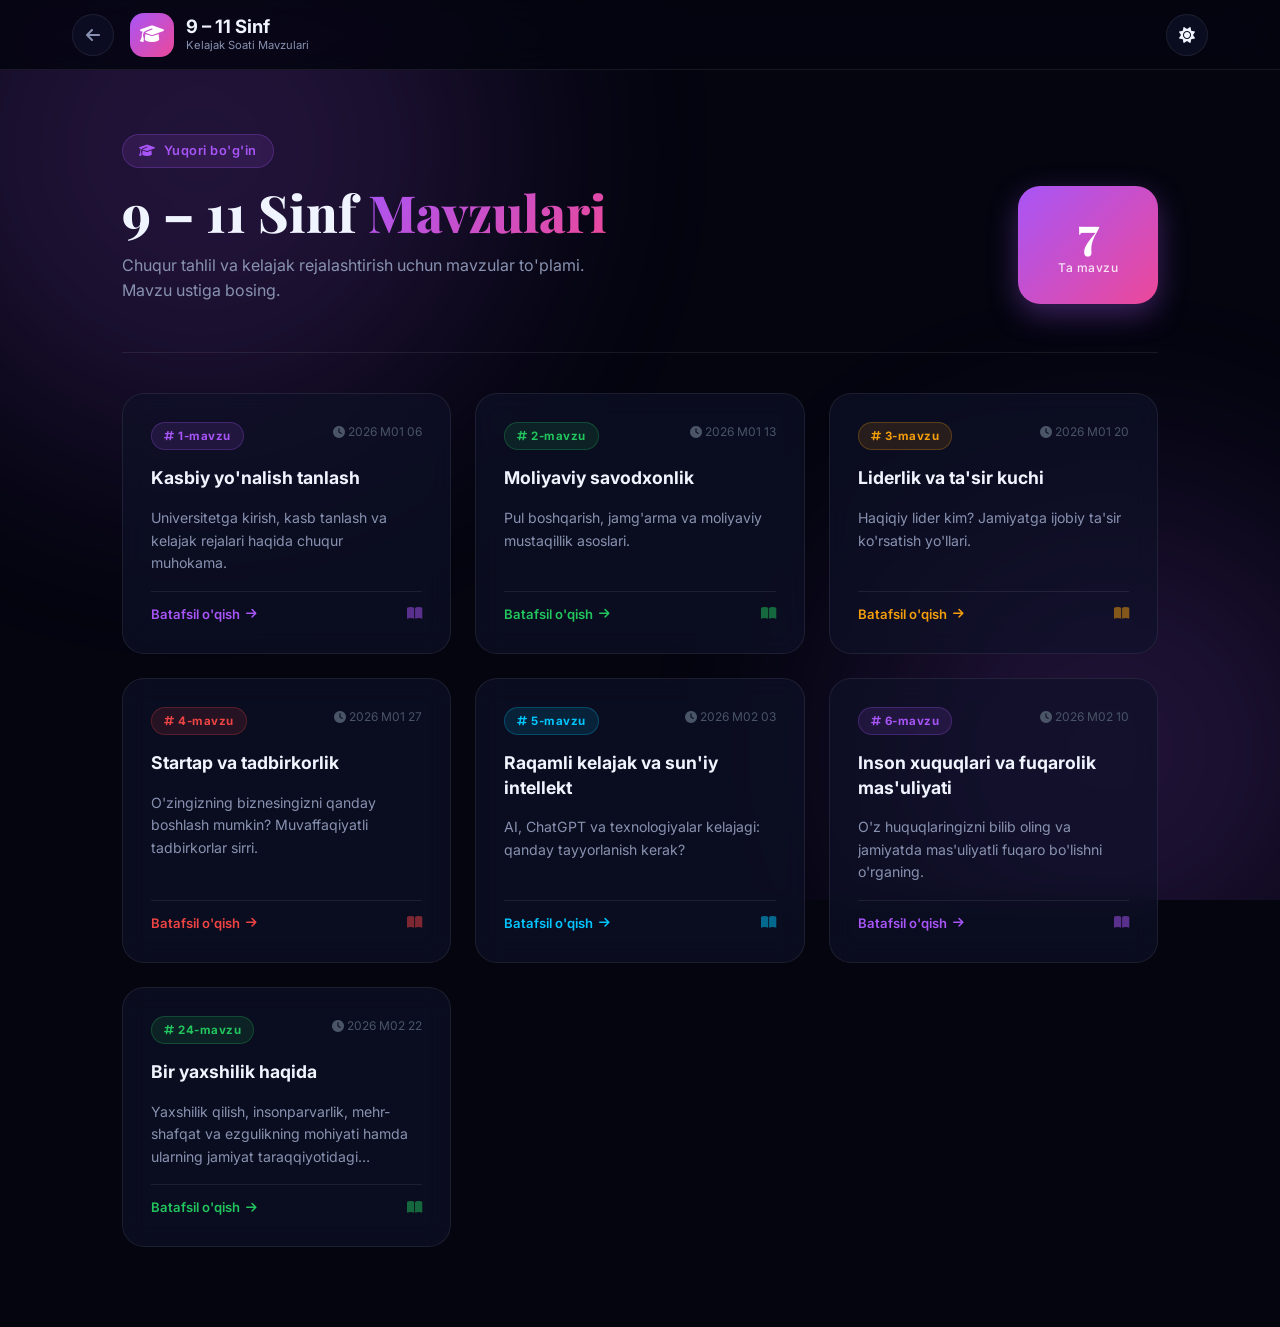
<file: mavzular-9-11.html>
<!DOCTYPE html>
<html lang="uz">

<head>
    <meta charset="UTF-8">
    <meta name="viewport" content="width=device-width, initial-scale=1.0">
    <title>9–11 Sinf Mavzulari — Kelajak Soati</title>
    <meta name="description" content="9-11 sinf o'quvchilari uchun Kelajak Soati mavzulari">
    <link rel="preconnect" href="https://fonts.googleapis.com">
    <link rel="preconnect" href="https://fonts.gstatic.com" crossorigin>
    <link
        href="https://fonts.googleapis.com/css2?family=Inter:wght@300;400;500;600;700;800;900&family=Playfair+Display:wght@600;700;800&display=swap"
        rel="stylesheet">
    <link rel="stylesheet" href="https://cdnjs.cloudflare.com/ajax/libs/font-awesome/6.4.0/css/all.min.css">
    <link rel="icon" type="image/png" href="../favicon.png">
    <link rel="stylesheet" href="style.css">
    <link rel="stylesheet" href="topics.css">
</head>

<body data-grade="9-11">

    <div class="bg-orbs">
        <div class="orb orb-1" style="background:var(--senior)"></div>
        <div class="orb orb-2"></div>
    </div>

    <header class="header scrolled" id="header">
        <div class="header-inner">
            <a href="index.html" class="back-btn" title="Orqaga">
                <i class="fas fa-arrow-left"></i>
            </a>
            <div class="logo">
                <div class="logo-icon" style="background:linear-gradient(135deg,#a855f7,#ec4899)">
                    <i class="fas fa-graduation-cap"></i>
                </div>
                <div>
                    <span class="logo-title">9 – 11 Sinf</span>
                    <span class="logo-sub">Kelajak Soati Mavzulari</span>
                </div>
            </div>
            <button class="theme-btn" id="themeBtn" aria-label="Mavzuni o'zgartirish">
                <i class="fas fa-sun"></i>
            </button>
        </div>
    </header>

    <main class="topics-main">
        <div class="topics-container">

            <div class="page-hero senior">
                <div class="page-hero-content">
                    <div class="grade-pill senior-pill"><i class="fas fa-graduation-cap"></i> Yuqori bo'g'in</div>
                    <h1>9 – 11 Sinf <span class="senior-accent">Mavzulari</span></h1>
                    <p>Chuqur tahlil va kelajak rejalashtirish uchun mavzular to'plami. Mavzu ustiga bosing.</p>
                </div>
                <div class="page-hero-stat">
                    <div class="stat-box senior-stat"><span id="totalCount">...</span><small>Ta mavzu</small></div>
                </div>
            </div>

            <div class="topics-grid" id="topicsGrid">
                <div class="loading-state">
                    <div class="spinner"></div>
                    <p>Mavzular yuklanmoqda...</p>
                </div>
            </div>

            <div class="empty-state" id="emptyState" style="display:none">
                <i class="fas fa-search"></i>
                <h3>Mavzu topilmadi</h3>
                <p>Hozircha mavzular qo'shilmagan</p>
            </div>

        </div>
    </main>

    <script src="data.js"></script>
    <script src="topics.js"></script>
    <script>
        const themeBtn = document.getElementById('themeBtn');
        const icon = themeBtn.querySelector('i');
        if (localStorage.getItem('ks_theme') === 'light') {
            document.body.classList.add('light-mode');
            icon.className = 'fas fa-moon';
        }
        themeBtn.addEventListener('click', () => {
            document.body.classList.toggle('light-mode');
            const isLight = document.body.classList.contains('light-mode');
            icon.className = isLight ? 'fas fa-moon' : 'fas fa-sun';
            localStorage.setItem('ks_theme', isLight ? 'light' : 'dark');
        });
    </script>
</body>

</html>
</file>
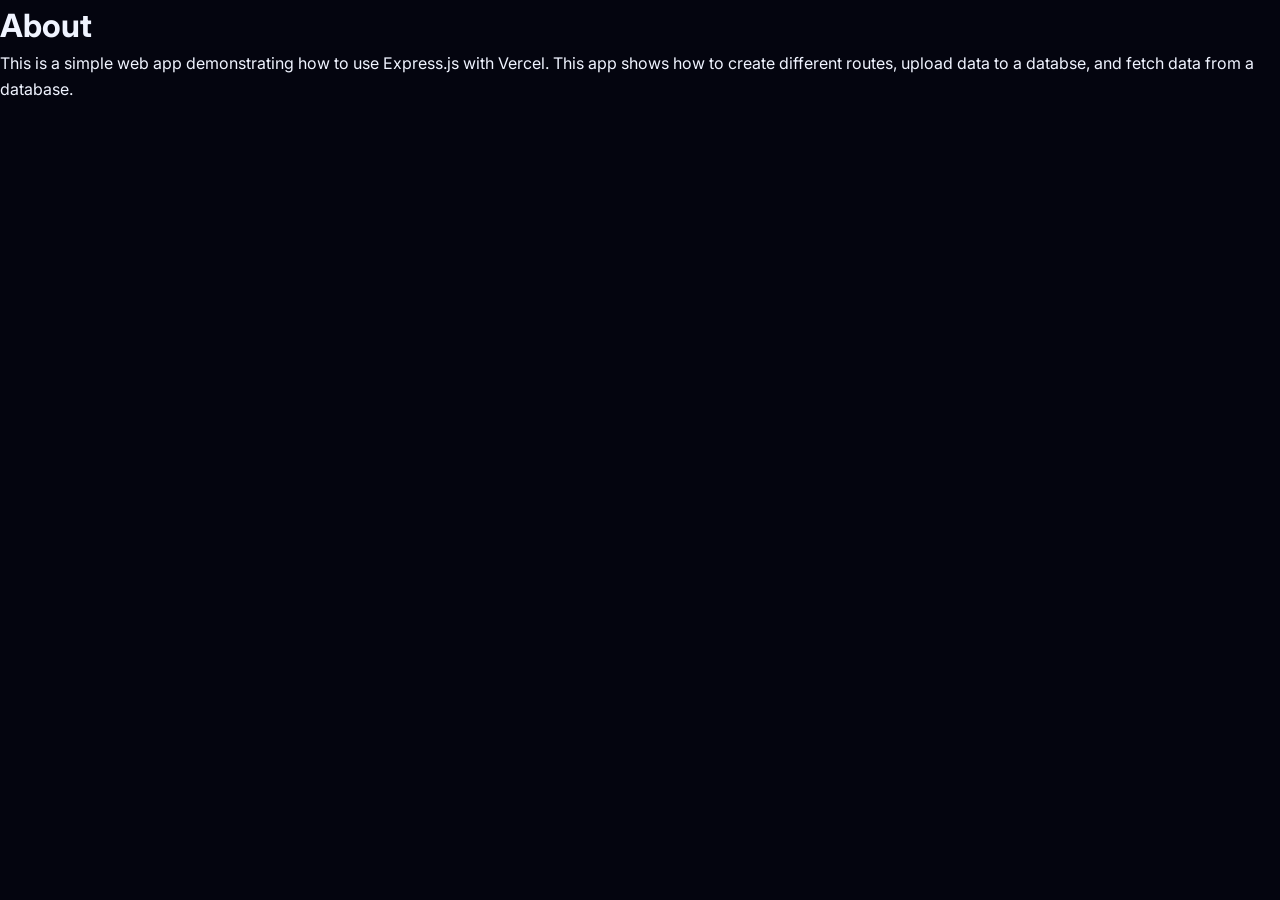
<file: components/about.htm>
<html>
  <head>
    <meta charset="utf-8"/>
    <title>Express on Vercel</title>
    <link rel="stylesheet" href="/style.css" />
  </head>
	<body>
    <div>
      <h1>About</h1>
      <p>This is a simple web app demonstrating how to use Express.js with Vercel. This app shows how to create different routes, upload data to a databse, and fetch data from a database.</p>
  </body>
</html>
</file>
<file: style.css>
/* ===================================
   KELAJAK SOATI — MAIN STYLESHEET
   =================================== */

@import url('https://fonts.googleapis.com/css2?family=Inter:wght@300;400;500;600;700;800;900&family=Playfair+Display:wght@600;700;800&display=swap');

/* ---- CSS Variables ---- */
:root {
    --bg: #04050f;
    --surface: #0b0d1e;
    --glass: rgba(15, 18, 40, 0.65);
    --border: rgba(255, 255, 255, 0.08);
    --border-bright: rgba(255, 255, 255, 0.18);

    --text: #f0f4ff;
    --text-muted: #8892b0;
    --text-dim: #4a5568;

    --junior: #00c6ff;
    --junior-2: #0072ff;
    --junior-glow: rgba(0, 198, 255, 0.35);

    --senior: #a855f7;
    --senior-2: #ec4899;
    --senior-glow: rgba(168, 85, 247, 0.35);

    --accent: #00f2ff;

    --radius-sm: 14px;
    --radius-md: 22px;
    --radius-lg: 32px;

    --font: 'Inter', sans-serif;
    --font-heading: 'Playfair Display', serif;

    --header-h: 70px;
}

body.light-mode {
    --bg: #eef2f7;
    --surface: #ffffff;
    --glass: rgba(255, 255, 255, 0.85);
    --border: rgba(0, 0, 0, 0.07);
    --border-bright: rgba(0, 0, 0, 0.15);
    --text: #0f172a;
    --text-muted: #475569;
    --text-dim: #94a3b8;
    --junior: #0072ff;
    --junior-glow: rgba(0, 114, 255, 0.2);
    --senior: #9333ea;
    --senior-glow: rgba(147, 51, 234, 0.2);
    --accent: #2563ea;
}

/* ---- Reset ---- */
*,
*::before,
*::after {
    margin: 0;
    padding: 0;
    box-sizing: border-box;
}

html {
    scroll-behavior: smooth;
}

body {
    background-color: var(--bg);
    color: var(--text);
    font-family: var(--font);
    line-height: 1.6;
    overflow-x: hidden;
    transition: background-color 0.5s ease, color 0.5s ease;
}

a {
    text-decoration: none;
    color: inherit;
}

ul {
    list-style: none;
}

img {
    max-width: 100%;
    display: block;
}

/* ---- Scrollbar ---- */
::-webkit-scrollbar {
    width: 6px;
}

::-webkit-scrollbar-track {
    background: var(--bg);
}

::-webkit-scrollbar-thumb {
    background: linear-gradient(var(--junior), var(--senior));
    border-radius: 10px;
}

/* ===================================
   ANIMATED BACKGROUND ORBS
   =================================== */
.bg-orbs {
    position: fixed;
    inset: 0;
    z-index: -1;
    pointer-events: none;
    overflow: hidden;
}

.orb {
    position: absolute;
    border-radius: 50%;
    filter: blur(120px);
    opacity: 0.18;
    animation: orbFloat 15s ease-in-out infinite alternate;
}

.orb-1 {
    width: 600px;
    height: 600px;
    background: var(--junior);
    top: -150px;
    left: -100px;
    animation-duration: 18s;
}

.orb-2 {
    width: 500px;
    height: 500px;
    background: var(--senior);
    bottom: -100px;
    right: -80px;
    animation-duration: 14s;
    animation-direction: alternate-reverse;
}

.orb-3 {
    width: 400px;
    height: 400px;
    background: #ff6b6b;
    top: 50%;
    left: 50%;
    transform: translate(-50%, -50%);
    opacity: 0.08;
    animation-duration: 20s;
}

@keyframes orbFloat {
    0% {
        transform: translate(0, 0) scale(1);
    }

    100% {
        transform: translate(40px, -60px) scale(1.15);
    }
}

body.light-mode .orb {
    opacity: 0.08;
}

/* ===================================
   HEADER
   =================================== */
.header {
    position: fixed;
    top: 0;
    left: 0;
    right: 0;
    height: var(--header-h);
    z-index: 1000;
    transition: all 0.4s ease;
}

.header.scrolled {
    background: rgba(4, 5, 15, 0.85);
    backdrop-filter: blur(24px) saturate(180%);
    border-bottom: 1px solid var(--border);
}

body.light-mode .header.scrolled {
    background: rgba(255, 255, 255, 0.92);
}

.header-inner {
    max-width: 1200px;
    margin: 0 auto;
    padding: 0 2rem;
    height: 100%;
    display: flex;
    align-items: center;
    gap: 1rem;
}

.back-btn {
    width: 42px;
    height: 42px;
    border-radius: 50%;
    display: grid;
    place-items: center;
    background: var(--glass);
    border: 1px solid var(--border);
    color: var(--text-muted);
    transition: all 0.3s ease;
    flex-shrink: 0;
}

.back-btn:hover {
    background: var(--junior);
    color: #fff;
    border-color: transparent;
    box-shadow: 0 0 20px var(--junior-glow);
}

.logo {
    display: flex;
    align-items: center;
    gap: 12px;
    flex: 1;
}

.logo-icon {
    width: 44px;
    height: 44px;
    border-radius: var(--radius-sm);
    background: linear-gradient(135deg, var(--junior), var(--senior));
    display: grid;
    place-items: center;
    font-size: 1.2rem;
    color: #fff;
    flex-shrink: 0;
}

.logo-title {
    display: block;
    font-size: 1.15rem;
    font-weight: 700;
    color: var(--text);
    line-height: 1.2;
}

.logo-sub {
    display: block;
    font-size: 0.7rem;
    color: var(--text-muted);
    font-weight: 400;
}

.theme-btn {
    width: 42px;
    height: 42px;
    border-radius: 50%;
    border: 1px solid var(--border);
    background: var(--glass);
    color: var(--text);
    cursor: pointer;
    display: grid;
    place-items: center;
    font-size: 1rem;
    transition: all 0.3s ease;
    flex-shrink: 0;
}

.theme-btn i {
    transition: transform 0.4s ease;
}

.theme-btn:hover {
    background: rgba(255, 255, 255, 0.15);
    border-color: var(--border-bright);
}

/* ===================================
   HERO
   =================================== */
.hero {
    min-height: 100vh;
    display: flex;
    align-items: center;
    justify-content: center;
    padding: calc(var(--header-h) + 2rem) 2rem 4rem;
    text-align: center;
    position: relative;
}

.hero-content {
    max-width: 700px;
    animation: heroIn 0.9s cubic-bezier(0.2, 0.8, 0.2, 1) both;
}

@keyframes heroIn {
    from {
        opacity: 0;
        transform: translateY(40px);
    }

    to {
        opacity: 1;
        transform: translateY(0);
    }
}

.hero-badge {
    display: inline-flex;
    align-items: center;
    gap: 8px;
    padding: 8px 18px;
    border-radius: 50px;
    background: rgba(0, 198, 255, 0.1);
    border: 1px solid rgba(0, 198, 255, 0.25);
    color: var(--junior);
    font-size: 0.85rem;
    font-weight: 600;
    margin-bottom: 2rem;
    letter-spacing: 0.5px;
}

body.light-mode .hero-badge {
    background: rgba(0, 114, 255, 0.08);
    border-color: rgba(0, 114, 255, 0.2);
}

.hero h1 {
    font-family: var(--font-heading);
    font-size: clamp(3.5rem, 10vw, 6.5rem);
    font-weight: 800;
    line-height: 1.0;
    margin-bottom: 1.5rem;
    background: linear-gradient(135deg, #fff 30%, var(--text-muted));
    -webkit-background-clip: text;
    background-clip: text;
    -webkit-text-fill-color: transparent;
}

body.light-mode .hero h1 {
    background: linear-gradient(135deg, #0f172a, #475569);
    -webkit-background-clip: text;
    background-clip: text;
    -webkit-text-fill-color: transparent;
}

.hero h1 .accent {
    background: linear-gradient(135deg, var(--junior), var(--senior));
    -webkit-background-clip: text;
    background-clip: text;
    -webkit-text-fill-color: transparent;
}

.hero>.hero-content>p {
    font-size: 1.2rem;
    color: var(--text-muted);
    max-width: 560px;
    margin: 0 auto 3rem;
    font-weight: 300;
}

.scroll-hint {
    display: inline-flex;
    flex-direction: column;
    align-items: center;
    gap: 8px;
    color: var(--text-muted);
    font-size: 0.85rem;
    cursor: pointer;
    opacity: 0.7;
    transition: opacity 0.3s;
    animation: bounce 2s ease-in-out infinite;
}

.scroll-hint:hover {
    opacity: 1;
}

@keyframes bounce {

    0%,
    100% {
        transform: translateY(0);
    }

    50% {
        transform: translateY(8px);
    }
}

/* ===================================
   GRADE SECTION
   =================================== */
.container {
    max-width: 1100px;
    margin: 0 auto;
    padding: 0 2rem;
}

.grade-section {
    padding: 5rem 0;
}

.section-header {
    text-align: center;
    margin-bottom: 4rem;
}

.section-header h2 {
    font-family: var(--font-heading);
    font-size: clamp(2rem, 5vw, 3rem);
    font-weight: 700;
    color: var(--text);
    margin-bottom: 0.75rem;
}

.section-header p {
    color: var(--text-muted);
    font-size: 1.05rem;
}

/* ---- Grade Cards ---- */
.grade-grid {
    display: grid;
    grid-template-columns: 1fr 1fr;
    gap: 2rem;
}

.grade-card {
    position: relative;
    border-radius: var(--radius-lg);
    overflow: hidden;
    display: block;
    min-height: 480px;
    cursor: pointer;
    transition: transform 0.5s cubic-bezier(0.2, 0.8, 0.2, 1),
        box-shadow 0.5s ease;
    opacity: 0;
    transform: translateY(50px);
    border: 1px solid var(--border);
}

.grade-card.visible {
    opacity: 1;
    transform: translateY(0);
}

.card-junior {
    background: linear-gradient(145deg,
            rgba(0, 114, 255, 0.12) 0%,
            rgba(0, 198, 255, 0.05) 100%);
    transition-delay: 0.1s;
}

.card-senior {
    background: linear-gradient(145deg,
            rgba(168, 85, 247, 0.12) 0%,
            rgba(236, 72, 153, 0.05) 100%);
    transition-delay: 0.2s;
}

body.light-mode .card-junior {
    background: linear-gradient(145deg,
            rgba(0, 114, 255, 0.06) 0%,
            rgba(0, 198, 255, 0.03) 100%);
    background-color: #ffffff;
    border: 1px solid rgba(0, 114, 255, 0.15);
}

body.light-mode .card-senior {
    background: linear-gradient(145deg,
            rgba(147, 51, 234, 0.06) 0%,
            rgba(236, 72, 153, 0.03) 100%);
    background-color: #ffffff;
    border: 1px solid rgba(147, 51, 234, 0.15);
}

/* Glow overlay */
.card-glow {
    position: absolute;
    inset: 0;
    opacity: 0;
    transition: opacity 0.5s ease;
    pointer-events: none;
    border-radius: var(--radius-lg);
}

.card-junior .card-glow {
    box-shadow: inset 0 0 80px rgba(0, 198, 255, 0.15);
}

.card-senior .card-glow {
    box-shadow: inset 0 0 80px rgba(168, 85, 247, 0.15);
}

.grade-card:hover .card-glow {
    opacity: 1;
}

.grade-card:hover {
    transform: translateY(-12px) scale(1.02);
    border-color: var(--border-bright);
}

.card-junior:hover {
    box-shadow: 0 30px 80px rgba(0, 198, 255, 0.25);
}

.card-senior:hover {
    box-shadow: 0 30px 80px rgba(168, 85, 247, 0.25);
}

/* Floating particles */
.card-particles {
    position: absolute;
    inset: 0;
    pointer-events: none;
}

.card-particles span {
    position: absolute;
    width: 4px;
    height: 4px;
    border-radius: 50%;
    opacity: 0;
    animation: particleFloat 4s ease-in-out infinite;
}

.card-junior .card-particles span {
    background: var(--junior);
}

.card-senior .card-particles span {
    background: var(--senior);
}

.grade-card:hover .card-particles span {
    opacity: 0.7;
}

.card-particles span:nth-child(1) {
    top: 20%;
    left: 15%;
    animation-delay: 0s;
}

.card-particles span:nth-child(2) {
    top: 60%;
    left: 80%;
    animation-delay: 0.8s;
}

.card-particles span:nth-child(3) {
    top: 80%;
    left: 30%;
    animation-delay: 1.6s;
}

.card-particles span:nth-child(4) {
    top: 30%;
    left: 70%;
    animation-delay: 2.4s;
}

.card-particles span:nth-child(5) {
    top: 50%;
    left: 50%;
    animation-delay: 3.2s;
}

@keyframes particleFloat {

    0%,
    100% {
        transform: translateY(0) scale(1);
        opacity: 0;
    }

    50% {
        transform: translateY(-20px) scale(1.5);
        opacity: 0.8;
    }
}

/* Card Inner Content */
.card-inner {
    position: relative;
    z-index: 1;
    padding: 3.5rem 3rem;
    height: 100%;
    display: flex;
    flex-direction: column;
    align-items: flex-start;
}

.grade-badge {
    width: 80px;
    height: 80px;
    border-radius: var(--radius-md);
    display: grid;
    place-items: center;
    font-size: 2rem;
    margin-bottom: 2rem;
    transition: transform 0.4s ease, box-shadow 0.4s ease;
}

.card-junior .grade-badge {
    background: linear-gradient(135deg, var(--junior-2), var(--junior));
    color: #fff;
    box-shadow: 0 10px 30px rgba(0, 114, 255, 0.3);
}

.card-senior .grade-badge {
    background: linear-gradient(135deg, var(--senior), var(--senior-2));
    color: #fff;
    box-shadow: 0 10px 30px rgba(168, 85, 247, 0.3);
}

.grade-card:hover .grade-badge {
    transform: scale(1.1) rotate(-5deg);
}

.card-junior:hover .grade-badge {
    box-shadow: 0 15px 40px rgba(0, 198, 255, 0.5);
}

.card-senior:hover .grade-badge {
    box-shadow: 0 15px 40px rgba(168, 85, 247, 0.5);
}

.grade-label {
    font-family: var(--font-heading);
    font-size: 4rem;
    font-weight: 800;
    line-height: 1;
    margin-bottom: 0;
}

.card-junior .grade-label {
    background: linear-gradient(135deg, var(--junior), #ffffff);
    -webkit-background-clip: text;
    background-clip: text;
    -webkit-text-fill-color: transparent;
}

.card-senior .grade-label {
    background: linear-gradient(135deg, var(--senior), var(--senior-2));
    -webkit-background-clip: text;
    background-clip: text;
    -webkit-text-fill-color: transparent;
}

.grade-text {
    font-size: 1.1rem;
    color: var(--text-muted);
    font-weight: 500;
    margin-bottom: 1.5rem;
    letter-spacing: 2px;
    text-transform: uppercase;
}

.grade-desc {
    color: var(--text-muted);
    font-size: 1rem;
    line-height: 1.7;
    margin-bottom: 2rem;
    flex: 1;
}

.card-stats {
    display: flex;
    gap: 1.5rem;
    margin-bottom: 2rem;
}

.card-stats span {
    display: flex;
    align-items: center;
    gap: 7px;
    font-size: 0.85rem;
    font-weight: 600;
    color: var(--text-muted);
}

.card-junior .card-stats i {
    color: var(--junior);
}

.card-senior .card-stats i {
    color: var(--senior);
}

.card-arrow {
    width: 52px;
    height: 52px;
    border-radius: 50%;
    display: grid;
    place-items: center;
    font-size: 1.1rem;
    transition: all 0.4s cubic-bezier(0.2, 0.8, 0.2, 1);
    border: 1px solid var(--border);
}

.card-junior .card-arrow {
    background: rgba(0, 198, 255, 0.1);
    color: var(--junior);
}

.card-senior .card-arrow {
    background: rgba(168, 85, 247, 0.1);
    color: var(--senior);
}

.grade-card:hover .card-arrow {
    transform: translateX(8px) scale(1.1);
}

.card-junior:hover .card-arrow {
    background: var(--junior);
    color: #fff;
    border-color: transparent;
    box-shadow: 0 0 20px var(--junior-glow);
}

.card-senior:hover .card-arrow {
    background: var(--senior);
    color: #fff;
    border-color: transparent;
    box-shadow: 0 0 20px var(--senior-glow);
}

/* ===================================
   INFO STRIP
   =================================== */
.info-strip {
    padding: 4rem 0;
    border-top: 1px solid var(--border);
    border-bottom: 1px solid var(--border);
    background: rgba(255, 255, 255, 0.02);
}

body.light-mode .info-strip {
    background: rgba(0, 0, 0, 0.02);
}

.info-grid {
    display: grid;
    grid-template-columns: repeat(4, 1fr);
    gap: 2rem;
}

.info-item {
    display: flex;
    align-items: center;
    gap: 1rem;
    padding: 1.5rem;
    border-radius: var(--radius-md);
    background: var(--glass);
    border: 1px solid var(--border);
    transition: all 0.4s ease;
    opacity: 0;
    transform: translateY(20px);
}

.info-item.visible {
    opacity: 1;
    transform: translateY(0);
}

.info-item:nth-child(1) {
    transition-delay: 0.05s;
}

.info-item:nth-child(2) {
    transition-delay: 0.1s;
}

.info-item:nth-child(3) {
    transition-delay: 0.15s;
}

.info-item:nth-child(4) {
    transition-delay: 0.2s;
}

.info-item:hover {
    border-color: rgba(0, 198, 255, 0.3);
    transform: translateY(-4px);
}

.info-item>i {
    font-size: 1.8rem;
    background: linear-gradient(135deg, var(--junior), var(--senior));
    -webkit-background-clip: text;
    background-clip: text;
    -webkit-text-fill-color: transparent;
    flex-shrink: 0;
}

.info-item div {
    display: flex;
    flex-direction: column;
    gap: 2px;
}

.info-item strong {
    font-size: 1rem;
    font-weight: 700;
    color: var(--text);
}

.info-item span {
    font-size: 0.8rem;
    color: var(--text-muted);
}

/* ===================================
   FOOTER
   =================================== */
.footer {
    padding: 3rem 2rem;
    text-align: center;
    display: flex;
    flex-direction: column;
    align-items: center;
    gap: 1rem;
}

.footer p {
    color: var(--text-muted);
    font-size: 0.9rem;
}

.footer a {
    display: inline-flex;
    align-items: center;
    gap: 8px;
    color: var(--text-muted);
    font-size: 0.85rem;
    transition: color 0.3s;
}

.footer a:hover {
    color: var(--junior);
}

/* ===================================
   RESPONSIVE
   =================================== */
@media (max-width: 768px) {
    .grade-grid {
        grid-template-columns: 1fr;
        gap: 1.5rem;
    }

    .grade-card {
        min-height: 360px;
    }

    .card-inner {
        padding: 2.5rem 2rem;
    }

    .grade-label {
        font-size: 3rem;
    }

    .grade-badge {
        width: 64px;
        height: 64px;
        font-size: 1.6rem;
    }

    .info-grid {
        grid-template-columns: 1fr 1fr;
        gap: 1rem;
    }

    .hero h1 {
        font-size: 3.2rem;
    }

    .logo-sub {
        display: none;
    }
}

@media (max-width: 480px) {
    .info-grid {
        grid-template-columns: 1fr 1fr;
    }

    .hero h1 {
        font-size: 2.8rem;
    }

    .card-inner {
        padding: 2rem 1.5rem;
    }

    .card-stats {
        flex-direction: column;
        gap: 0.5rem;
    }
}
</file>
<file: topics.css>
/* ===================================
   TOPICS PAGE — topics.css
   =================================== */

.topics-main {
    min-height: 100vh;
    padding-top: var(--header-h);
}

.topics-container {
    max-width: 1100px;
    margin: 0 auto;
    padding: 0 2rem 5rem;
}

/* ---- Page Hero ---- */
.page-hero {
    display: flex;
    justify-content: space-between;
    align-items: flex-end;
    padding: 4rem 0 3rem;
    border-bottom: 1px solid var(--border);
    margin-bottom: 2.5rem;
    gap: 2rem;
    flex-wrap: wrap;
}

.grade-pill {
    display: inline-flex;
    align-items: center;
    gap: 8px;
    padding: 6px 16px;
    border-radius: 50px;
    background: rgba(0, 198, 255, 0.12);
    border: 1px solid rgba(0, 198, 255, 0.25);
    color: var(--junior);
    font-size: 0.8rem;
    font-weight: 600;
    margin-bottom: 1rem;
    letter-spacing: 0.5px;
}

.senior-pill {
    background: rgba(168, 85, 247, 0.12);
    border-color: rgba(168, 85, 247, 0.25);
    color: var(--senior);
}

.page-hero-content h1 {
    font-family: var(--font-heading);
    font-size: clamp(2rem, 5vw, 3.2rem);
    font-weight: 800;
    color: var(--text);
    margin-bottom: 0.75rem;
    line-height: 1.1;
}

.page-hero-content h1 span {
    background: linear-gradient(135deg, var(--junior), #fff);
    -webkit-background-clip: text;
    background-clip: text;
    -webkit-text-fill-color: transparent;
}

.page-hero-content h1 .senior-accent {
    background: linear-gradient(135deg, var(--senior), var(--senior-2));
    -webkit-background-clip: text;
    background-clip: text;
    -webkit-text-fill-color: transparent;
}

body.light-mode .page-hero-content h1 {
    color: var(--text);
}

.page-hero-content p {
    color: var(--text-muted);
    font-size: 1rem;
    max-width: 500px;
}

.stat-box {
    background: linear-gradient(135deg, var(--junior-2), var(--junior));
    border-radius: var(--radius-md);
    padding: 1.5rem 2.5rem;
    text-align: center;
    color: #fff;
    min-width: 130px;
    box-shadow: 0 10px 30px var(--junior-glow);
}

.stat-box span {
    display: block;
    font-size: 2.8rem;
    font-weight: 800;
    font-family: var(--font-heading);
    line-height: 1;
}

.stat-box small {
    font-size: 0.75rem;
    opacity: 0.85;
    font-weight: 500;
    letter-spacing: 0.5px;
}

.senior-stat {
    background: linear-gradient(135deg, var(--senior), var(--senior-2));
    box-shadow: 0 10px 30px var(--senior-glow);
}

/* ---- Toolbar ---- */
.topics-toolbar {
    display: flex;
    gap: 1rem;
    margin-bottom: 2.5rem;
    align-items: center;
    flex-wrap: wrap;
}

.search-box {
    flex: 1;
    min-width: 250px;
    position: relative;
    display: flex;
    align-items: center;
}

.search-box>i {
    position: absolute;
    left: 16px;
    color: var(--text-dim);
    font-size: 0.95rem;
    pointer-events: none;
}

.search-box input {
    width: 100%;
    padding: 12px 44px 12px 44px;
    border-radius: 50px;
    border: 1px solid var(--border);
    background: var(--glass);
    color: var(--text);
    font-family: var(--font);
    font-size: 0.95rem;
    outline: none;
    transition: border-color 0.3s, box-shadow 0.3s;
    backdrop-filter: blur(10px);
}

.search-box input:focus {
    border-color: var(--junior);
    box-shadow: 0 0 0 3px rgba(0, 198, 255, 0.12);
}

body.light-mode .search-box input {
    background: #fff;
    border-color: #e2e8f0;
}

.clear-btn {
    position: absolute;
    right: 12px;
    background: none;
    border: none;
    color: var(--text-muted);
    cursor: pointer;
    padding: 4px;
    border-radius: 50%;
    transition: color 0.2s;
}

.clear-btn:hover {
    color: var(--text);
}

.sort-box select {
    padding: 12px 16px;
    border-radius: 50px;
    border: 1px solid var(--border);
    background: var(--glass);
    color: var(--text);
    font-family: var(--font);
    font-size: 0.9rem;
    outline: none;
    cursor: pointer;
    transition: border-color 0.3s;
    backdrop-filter: blur(10px);
}

body.light-mode .sort-box select {
    background: #fff;
    border-color: #e2e8f0;
}

.sort-box select:focus {
    border-color: var(--junior);
}

/* ---- Topics Grid ---- */
.topics-grid {
    display: grid;
    grid-template-columns: repeat(auto-fill, minmax(320px, 1fr));
    gap: 1.5rem;
}

/* Loading State */
.loading-state {
    grid-column: 1/-1;
    display: flex;
    flex-direction: column;
    align-items: center;
    gap: 1.5rem;
    padding: 5rem 2rem;
    color: var(--text-muted);
}

.spinner {
    width: 42px;
    height: 42px;
    border: 3px solid var(--border);
    border-top-color: var(--junior);
    border-radius: 50%;
    animation: spin 0.8s linear infinite;
}

@keyframes spin {
    to {
        transform: rotate(360deg);
    }
}

/* Empty State */
.empty-state {
    text-align: center;
    padding: 5rem 2rem;
    color: var(--text-muted);
}

.empty-state i {
    font-size: 3rem;
    margin-bottom: 1rem;
    opacity: 0.4;
}

.empty-state h3 {
    font-size: 1.3rem;
    color: var(--text);
    margin-bottom: 0.5rem;
}

/* ---- Topic Card ---- */
.topic-card {
    background: var(--glass);
    border: 1px solid var(--border);
    border-radius: var(--radius-md);
    padding: 1.75rem;
    cursor: pointer;
    transition: all 0.4s cubic-bezier(0.2, 0.8, 0.2, 1);
    display: flex;
    flex-direction: column;
    gap: 1rem;
    position: relative;
    overflow: hidden;
    text-decoration: none;
    color: inherit;
    opacity: 0;
    transform: translateY(20px);
    animation: cardIn 0.4s ease forwards;
    backdrop-filter: blur(12px);
}

body.light-mode .topic-card {
    background: #fff;
    border-color: #e2e8f0;
}

@keyframes cardIn {
    to {
        opacity: 1;
        transform: translateY(0);
    }
}

.topic-card::before {
    content: '';
    position: absolute;
    top: 0;
    left: 0;
    right: 0;
    height: 3px;
    border-radius: var(--radius-md) var(--radius-md) 0 0;
    background: var(--card-color, var(--junior));
    transform: scaleX(0);
    transform-origin: left;
    transition: transform 0.4s ease;
}

.topic-card:hover::before {
    transform: scaleX(1);
}

.topic-card:hover {
    transform: translateY(-6px);
    border-color: rgba(255, 255, 255, 0.2);
    box-shadow: 0 20px 50px rgba(0, 0, 0, 0.25);
}

body.light-mode .topic-card:hover {
    box-shadow: 0 20px 40px rgba(0, 0, 0, 0.08);
    border-color: #cbd5e1;
}

.card-header-row {
    display: flex;
    justify-content: space-between;
    align-items: flex-start;
    gap: 0.75rem;
}

.hafta-badge {
    font-size: 0.72rem;
    font-weight: 700;
    padding: 4px 12px;
    border-radius: 50px;
    color: var(--card-color, var(--junior));
    background: color-mix(in srgb, var(--card-color, var(--junior)) 12%, transparent);
    border: 1px solid color-mix(in srgb, var(--card-color, var(--junior)) 25%, transparent);
    letter-spacing: 0.5px;
    white-space: nowrap;
    flex-shrink: 0;
}

.card-date {
    font-size: 0.75rem;
    color: var(--text-dim);
    flex-shrink: 0;
}

.topic-card h3 {
    font-size: 1.1rem;
    font-weight: 700;
    color: var(--text);
    line-height: 1.4;
    margin: 0;
}

.topic-card p {
    font-size: 0.88rem;
    color: var(--text-muted);
    line-height: 1.6;
    flex: 1;
    display: -webkit-box;
    -webkit-line-clamp: 3;
    line-clamp: 3;
    -webkit-box-orient: vertical;
    overflow: hidden;
}

.card-footer-row {
    display: flex;
    justify-content: space-between;
    align-items: center;
    margin-top: auto;
    padding-top: 0.75rem;
    border-top: 1px solid var(--border);
}

body.light-mode .card-footer-row {
    border-color: #e2e8f0;
}

.read-btn {
    display: inline-flex;
    align-items: center;
    gap: 6px;
    font-size: 0.82rem;
    font-weight: 600;
    color: var(--card-color, var(--junior));
    transition: gap 0.3s;
}

.topic-card:hover .read-btn {
    gap: 10px;
}

.read-btn i {
    font-size: 0.75rem;
}

/* ===================================
   MAVZU DETAIL PAGE
   =================================== */
.detail-main {
    min-height: 100vh;
    padding-top: var(--header-h);
}

.detail-container {
    max-width: 860px;
    margin: 0 auto;
    padding: 3rem 2rem 5rem;
}

.detail-breadcrumb {
    display: flex;
    align-items: center;
    gap: 8px;
    font-size: 0.82rem;
    color: var(--text-muted);
    margin-bottom: 2rem;
}

.detail-breadcrumb a {
    color: var(--text-muted);
    transition: color 0.2s;
}

.detail-breadcrumb a:hover {
    color: var(--text);
}

.detail-breadcrumb i {
    font-size: 0.65rem;
}

.detail-header {
    margin-bottom: 2.5rem;
    padding-bottom: 2rem;
    border-bottom: 1px solid var(--border);
}

.detail-meta {
    display: flex;
    align-items: center;
    gap: 1rem;
    flex-wrap: wrap;
    margin-bottom: 1.5rem;
}

.detail-hafta {
    display: inline-flex;
    align-items: center;
    gap: 6px;
    padding: 6px 16px;
    border-radius: 50px;
    font-size: 0.82rem;
    font-weight: 700;
    letter-spacing: 0.5px;
}

.detail-date {
    color: var(--text-dim);
    font-size: 0.85rem;
    display: inline-flex;
    align-items: center;
    gap: 6px;
}

.detail-header h1 {
    font-family: var(--font-heading);
    font-size: clamp(1.8rem, 5vw, 2.8rem);
    font-weight: 800;
    color: var(--text);
    line-height: 1.2;
    margin-bottom: 1rem;
}

.detail-qisqa {
    font-size: 1.1rem;
    color: var(--text-muted);
    line-height: 1.7;
    font-weight: 300;
    border-left: 3px solid var(--junior);
    padding-left: 1.25rem;
}

/* Markdown Content */
.detail-body {
    background: var(--glass);
    border: 1px solid var(--border);
    border-radius: var(--radius-lg);
    padding: 3rem;
    backdrop-filter: blur(12px);
}

body.light-mode .detail-body {
    background: #fff;
    border-color: #e2e8f0;
}

.detail-body h2 {
    font-family: var(--font-heading);
    font-size: 1.5rem;
    color: var(--text);
    margin: 2rem 0 0.75rem;
    padding-top: 1rem;
}

.detail-body h2:first-child {
    margin-top: 0;
    padding-top: 0;
}

.detail-body h3 {
    font-size: 1.1rem;
    color: var(--text);
    margin: 1.5rem 0 0.5rem;
}

.detail-body p {
    color: var(--text-muted);
    line-height: 1.8;
    margin-bottom: 1rem;
}

.detail-body ul,
.detail-body ol {
    padding-left: 1.5rem;
    margin-bottom: 1.25rem;
}

.detail-body li {
    color: var(--text-muted);
    line-height: 1.8;
    margin-bottom: 0.35rem;
}

.detail-body strong {
    color: var(--text);
    font-weight: 600;
}

.detail-body hr {
    border: none;
    border-top: 1px solid var(--border);
    margin: 2rem 0;
}

.back-to-list {
    display: inline-flex;
    align-items: center;
    gap: 10px;
    margin-top: 2.5rem;
    padding: 12px 24px;
    border-radius: 50px;
    background: var(--glass);
    border: 1px solid var(--border);
    color: var(--text-muted);
    font-size: 0.9rem;
    font-weight: 500;
    transition: all 0.3s ease;
    backdrop-filter: blur(10px);
}

.back-to-list:hover {
    color: var(--text);
    border-color: var(--border-bright);
    transform: translateX(-4px);
}

/* ===================================
   RESPONSIVE
   =================================== */
@media (max-width: 768px) {

    .topics-container,
    .detail-container {
        padding: 0 1rem 4rem;
    }

    .page-hero {
        flex-direction: column;
        align-items: flex-start;
        gap: 1.5rem;
        padding: 2.5rem 0 2rem;
    }

    .stat-box {
        padding: 1rem 1.5rem;
    }

    .stat-box span {
        font-size: 2rem;
    }

    .topics-grid {
        grid-template-columns: 1fr;
    }

    .detail-body {
        padding: 2rem 1.5rem;
    }

    .detail-header h1 {
        font-size: 1.8rem;
    }
}
</file>
